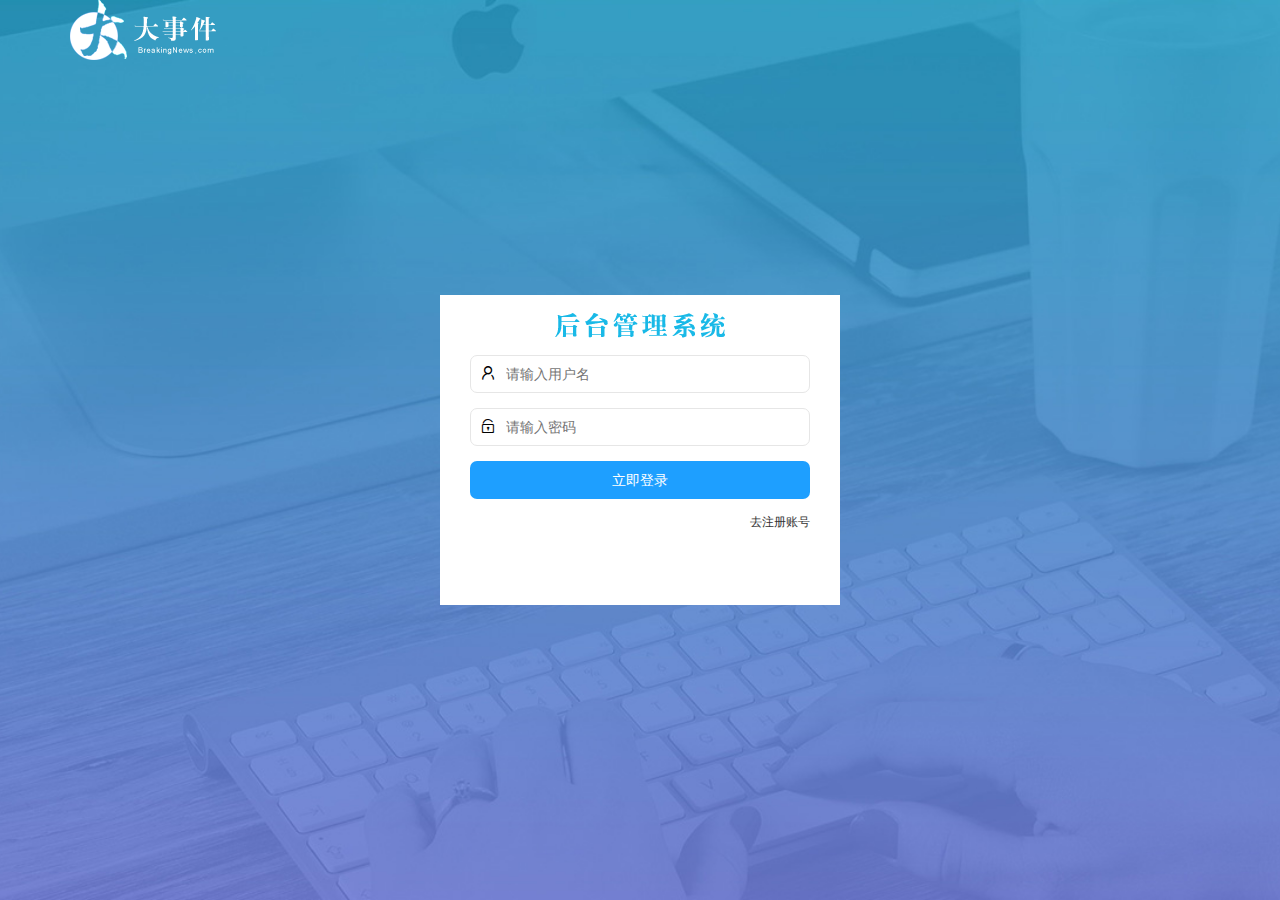
<file: login.html>
<!DOCTYPE html>
<html lang="en">

<head>
  <meta charset="UTF-8">
  <meta http-equiv="X-UA-Compatible" content="IE=edge">
  <meta name="viewport" content="width=device-width, initial-scale=1.0">
  <title>Document</title>
  <link rel="stylesheet" href="/assets/lib/layui/css/layui.css">
  <link rel="stylesheet" href="/assets/css/login.css">


</head>

<body>
  <div class="layui-main">
    <img src="/assets/images/logo.png" alt="">
  </div>
  <!-- 登录注册页面 -->
  <div class="loginAndRegBox">
    <div class="title-box"></div>
    <!-- 等录 -->
    <div class="login-box">

      <!-- 用户名 -->
      <form class="layui-form" id="form_login">
        <div class="layui-form-item">
          <!-- 用户名字体图标 -->
          <i class="layui-icon layui-icon-username"></i>
            <!-- 用户名输入 -->
          <input type="text" name="username" required lay-verify="required" placeholder="请输入用户名" autocomplete="off"
            class="layui-input">
        </div>

        <!-- 密码 -->
        <div class="layui-form-item">
          <!-- 密码字体图标 -->
          <i class="layui-icon layui-icon-password"></i> 
            <!-- 密码输入 -->
          <input type="password" name="password" required lay-verify="required|pwd" placeholder="请输入密码" autocomplete="off"
            class="layui-input">
        </div>

        <!-- 登录按钮 -->
        <div class="layui-form-item">
          <button class="layui-btn layui-btn-fluid layui-btn-normal" lay-submit lay-filter="formDemo">立即登录</button>
        </div>

        <!-- 去注册链接 -->
        <div class="layui-form-item links">
          <a href="javascript:;" id="link_reg">去注册账号</a>
        </div>
      </form>
    </div>
    <!-- 注册 -->
    <div class="reg-box">
      <form class="layui-form" id="form_reg">
        <div class="layui-form-item">
          <!-- 用户名字体图标 -->
          <i class="layui-icon layui-icon-username"></i>
            <!-- 用户名输入 -->
          <input type="text" name="username" required lay-verify="required" placeholder="请输入用户名" autocomplete="off"
            class="layui-input">
        </div>

        <!-- 密码 -->
        <div class="layui-form-item">
          <!-- 密码字体图标 -->
          <i class="layui-icon layui-icon-password"></i> 
            <!-- 密码输入 -->
          <input type="password" name="password" required lay-verify="required|pwd" placeholder="请输入密码" autocomplete="off"
            class="layui-input">
        </div>

        <!-- 确认密码 -->
        <div class="layui-form-item">
          <!-- 密码字体图标 -->
          <i class="layui-icon layui-icon-password"></i> 
            <!-- 密码输入 -->
          <input type="password" name="repassword" required lay-verify="required|pwd|repwd" placeholder="请确认密码" autocomplete="off"
            class="layui-input">
        </div>

        <!-- 注册按钮 -->
        <div class="layui-form-item">
          <button class="layui-btn layui-btn-fluid layui-btn-normal" lay-submit lay-filter="formDemo">立即注册</button>
        </div>

        <!-- 去注册链接 -->
        <div class="layui-form-item links">
          <a href="javascript:;" id="link_login">登录</a>
        </div>
      </form>
      
    </div>
  </div>




  <!-- 导入layui的js文件 -->
  <script src="/assets/lib/layui/layui.all.js"></script>
  <!-- 导入jquery的js文件 -->
  <script src="/assets/lib/jquery.js"></script>
  
  <script src="/assets/js/baseAPI.js"></script>
  <!-- 导入自己的js文件 -->
  <script src="/assets/js/login.js"></script>
</body>

</html>
</file>
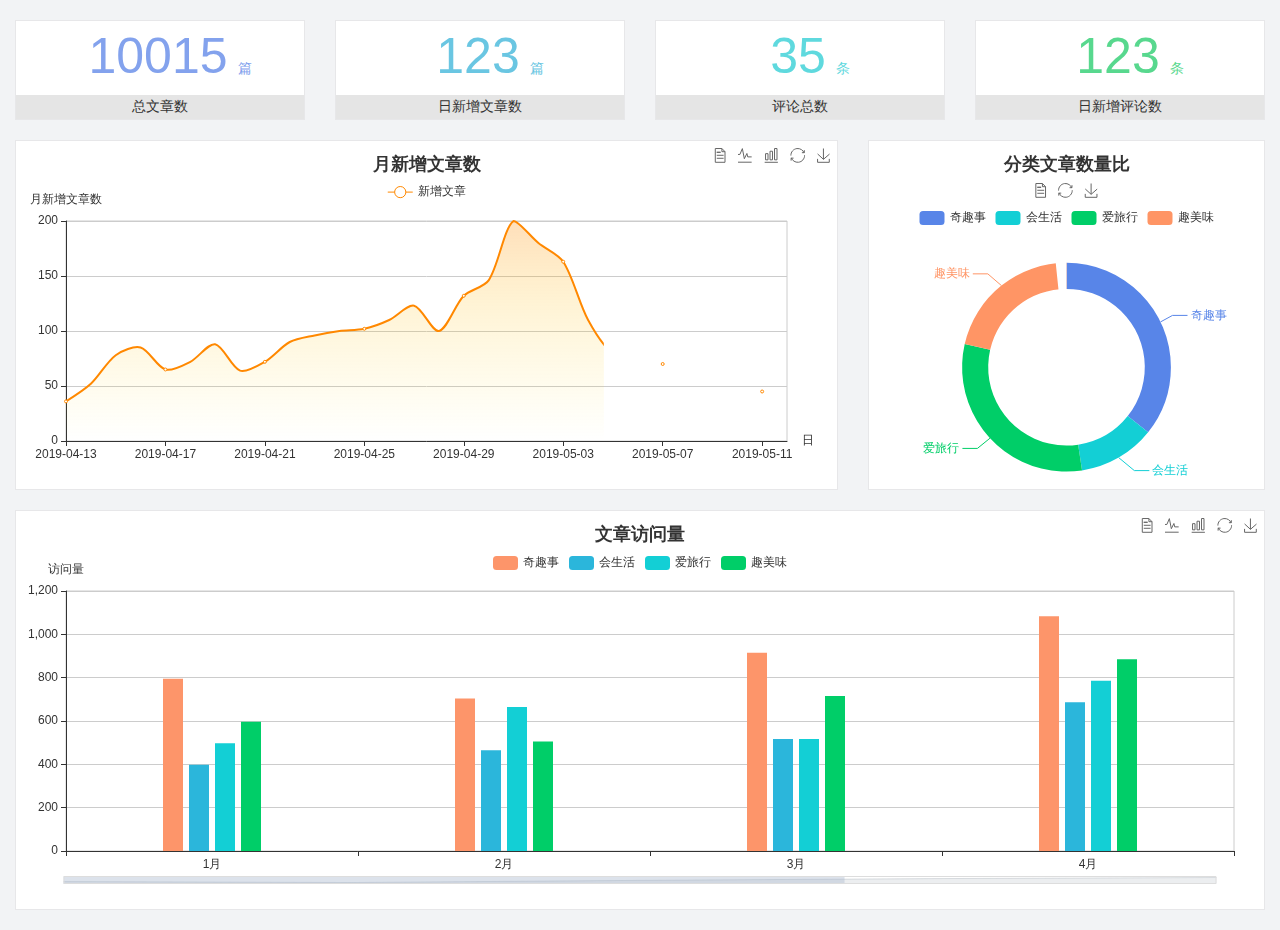
<file: home/dashboard.html>
<!DOCTYPE html>
<html lang="en">

<head>
  <meta charset="UTF-8">
  <meta name="viewport" content="width=device-width, initial-scale=1.0">
  <meta http-equiv="X-UA-Compatible" content="ie=edge">
  <title>图表统计</title>
  <link rel="stylesheet" href="../../assets/lib/bootstrap.css" />
  <link rel="stylesheet" href="../../assets/lib/main.css" />
  <script src="../../assets/lib/jquery.js"></script>
  <script type="text/javascript" src="../../assets/lib/echarts.min.js"></script>
</head>

<body>
  <div class="container-fluid">
    <div class="row spannel_list">
      <div class="col-sm-3 col-xs-6">
        <div class="spannel">
          <em>10015</em><span>篇</span>
          <b>总文章数</b>
        </div>
      </div>
      <div class="col-sm-3 col-xs-6">
        <div class="spannel scolor01">
          <em>123</em><span>篇</span>
          <b>日新增文章数</b>
        </div>
      </div>
      <div class="col-sm-3 col-xs-6">
        <div class="spannel scolor02">
          <em>35</em><span>条</span>
          <b>评论总数</b>
        </div>
      </div>
      <div class="col-sm-3 col-xs-6">
        <div class="spannel scolor03">
          <em>123</em><span>条</span>
          <b>日新增评论数</b>
        </div>
      </div>
    </div>
  </div>

  <div class="container-fluid">
    <div class="row curve-pie">
      <div class="col-lg-8 col-md-8">
        <div class="gragh_pannel" id="curve_show"></div>
      </div>
      <div class="col-lg-4 col-md-4">
        <div class="gragh_pannel" id="pie_show"></div>
      </div>
    </div>
  </div>

  <div class="container-fluid">
    <div class="column_pannel" id="column_show"></div>
  </div>

  <script>
    var oChart = echarts.init(document.getElementById('curve_show'));
    var aList_all = [
      { 'count': 36, 'date': '2019-04-13' },
      { 'count': 52, 'date': '2019-04-14' },
      { 'count': 78, 'date': '2019-04-15' },
      { 'count': 85, 'date': '2019-04-16' },
      { 'count': 65, 'date': '2019-04-17' },
      { 'count': 72, 'date': '2019-04-18' },
      { 'count': 88, 'date': '2019-04-19' },
      { 'count': 64, 'date': '2019-04-20' },
      { 'count': 72, 'date': '2019-04-21' },
      { 'count': 90, 'date': '2019-04-22' },
      { 'count': 96, 'date': '2019-04-23' },
      { 'count': 100, 'date': '2019-04-24' },
      { 'count': 102, 'date': '2019-04-25' },
      { 'count': 110, 'date': '2019-04-26' },
      { 'count': 123, 'date': '2019-04-27' },
      { 'count': 100, 'date': '2019-04-28' },
      { 'count': 132, 'date': '2019-04-29' },
      { 'count': 146, 'date': '2019-04-30' },
      { 'count': 200, 'date': '2019-05-01' },
      { 'count': 180, 'date': '2019-05-02' },
      { 'count': 163, 'date': '2019-05-03' },
      { 'count': 110, 'date': '2019-05-04' },
      { 'count': 80, 'date': '2019-05-05' },
      { 'count': 82, 'date': '2019-05-06' },
      { 'count': 70, 'date': '2019-05-07' },
      { 'count': 65, 'date': '2019-05-08' },
      { 'count': 54, 'date': '2019-05-09' },
      { 'count': 40, 'date': '2019-05-10' },
      { 'count': 45, 'date': '2019-05-11' },
      { 'count': 38, 'date': '2019-05-12' },
    ];

    let aCount = [];
    let aDate = [];

    for (var i = 0; i < aList_all.length; i++) {
      aCount.push(aList_all[i].count);
      aDate.push(aList_all[i].date);
    }

    var chartopt = {
      title: {
        text: '月新增文章数',
        left: 'center',
        top: '10'
      },
      tooltip: {
        trigger: 'axis'
      },
      legend: {
        data: ['新增文章'],
        top: '40'
      },
      toolbox: {
        show: true,
        feature: {
          mark: { show: true },
          dataView: { show: true, readOnly: false },
          magicType: { show: true, type: ['line', 'bar'] },
          restore: { show: true },
          saveAsImage: { show: true }
        }
      },
      calculable: true,
      xAxis: [
        {
          name: '日',
          type: 'category',
          boundaryGap: false,
          data: aDate
        }
      ],
      yAxis: [
        {
          name: '月新增文章数',
          type: 'value'
        }
      ],
      series: [
        {
          name: '新增文章',
          type: 'line',
          smooth: true,
          itemStyle: { normal: { areaStyle: { type: 'default' }, color: '#f80' }, lineStyle: { color: '#f80' } },
          data: aCount
        }],
      areaStyle: {
        normal: {
          color: new echarts.graphic.LinearGradient(0, 0, 0, 1, [{
            offset: 0,
            color: 'rgba(255,136,0,0.39)'
          }, {
            offset: .34,
            color: 'rgba(255,180,0,0.25)'
          }, {
            offset: 1,
            color: 'rgba(255,222,0,0.00)'
          }])

        }
      },
      grid: {
        show: true,
        x: 50,
        x2: 50,
        y: 80,
        height: 220
      }
    };

    oChart.setOption(chartopt);


    var oPie = echarts.init(document.getElementById('pie_show'));
    var oPieopt =
    {
      title: {
        top: 10,
        text: '分类文章数量比',
        x: 'center'
      },
      tooltip: {
        trigger: 'item',
        formatter: "{a} <br/>{b} : {c} ({d}%)"
      },
      color: ['#5885e8', '#13cfd5', '#00ce68', '#ff9565'],
      legend: {
        x: 'center',
        top: 65,
        data: ['奇趣事', '会生活', '爱旅行', '趣美味']
      },
      toolbox: {
        show: true,
        x: 'center',
        top: 35,
        feature: {
          mark: { show: true },
          dataView: { show: true, readOnly: false },
          magicType: {
            show: true,
            type: ['pie', 'funnel'],
            option: {
              funnel: {
                x: '25%',
                width: '50%',
                funnelAlign: 'left',
                max: 1548
              }
            }
          },
          restore: { show: true },
          saveAsImage: { show: true }
        }
      },
      calculable: true,
      series: [
        {
          name: '访问来源',
          type: 'pie',
          radius: ['45%', '60%'],
          center: ['50%', '65%'],
          data: [
            { value: 300, name: '奇趣事' },
            { value: 100, name: '会生活' },
            { value: 260, name: '爱旅行' },
            { value: 180, name: '趣美味' }
          ]
        }
      ]
    };
    oPie.setOption(oPieopt);



    var oColumn = this.echarts.init(document.getElementById('column_show'));
    var oColumnopt =
    {
      title: {
        text: '文章访问量',
        left: 'center',
        top: '10'
      },
      tooltip: {
        trigger: 'axis'
      },
      legend: {
        data: ['奇趣事', '会生活', '爱旅行', '趣美味'],
        top: '40'
      },
      toolbox: {
        show: true,
        feature: {
          mark: { show: true },
          dataView: { show: true, readOnly: false },
          magicType: { show: true, type: ['line', 'bar'] },
          restore: { show: true },
          saveAsImage: { show: true }
        }
      },
      calculable: true,
      xAxis: [
        {
          type: 'category',
          data: ['1月', '2月', '3月', '4月', '5月']
        }
      ],
      yAxis: [
        {
          name: '访问量',
          type: 'value'
        }
      ],
      series: [
        {
          name: '奇趣事',
          type: 'bar',
          barWidth: 20,
          itemStyle: {
            normal: { areaStyle: { type: 'default' }, color: '#fd956a' }
          },
          data: [800, 708, 920, 1090, 1200]
        },
        {
          name: '会生活',
          type: 'bar',
          barWidth: 20,
          itemStyle: {
            normal: { areaStyle: { type: 'default' }, color: '#2bb6db' }
          },
          data: [400, 468, 520, 690, 800]
        },
        {
          name: '爱旅行',
          type: 'bar',
          barWidth: 20,
          itemStyle: {
            normal: { areaStyle: { type: 'default' }, color: '#13cfd5' }
          },
          data: [500, 668, 520, 790, 900]
        },
        {
          name: '趣美味',
          type: 'bar',
          barWidth: 20,
          itemStyle: {
            normal: { areaStyle: { type: 'default' }, color: '#00ce68' }
          },
          data: [600, 508, 720, 890, 1000]
        }
      ],
      grid: {
        show: true,
        x: 50,
        x2: 30,
        y: 80,
        height: 260
      },
      dataZoom: [//给x轴设置滚动条
        {
          start: 0,//默认为0
          end: 100 - 1000 / 31,//默认为100
          type: 'slider',
          show: true,
          xAxisIndex: [0],
          handleSize: 0,//滑动条的 左右2个滑动条的大小
          height: 8,//组件高度
          left: 45, //左边的距离
          right: 50,//右边的距离
          bottom: 26,//右边的距离
          handleColor: '#ddd',//h滑动图标的颜色
          handleStyle: {
            borderColor: "#cacaca",
            borderWidth: "1",
            shadowBlur: 2,
            background: "#ddd",
            shadowColor: "#ddd",
          }
        }]
    };
    oColumn.setOption(oColumnopt);
  </script>
</body>

</html>
</file>
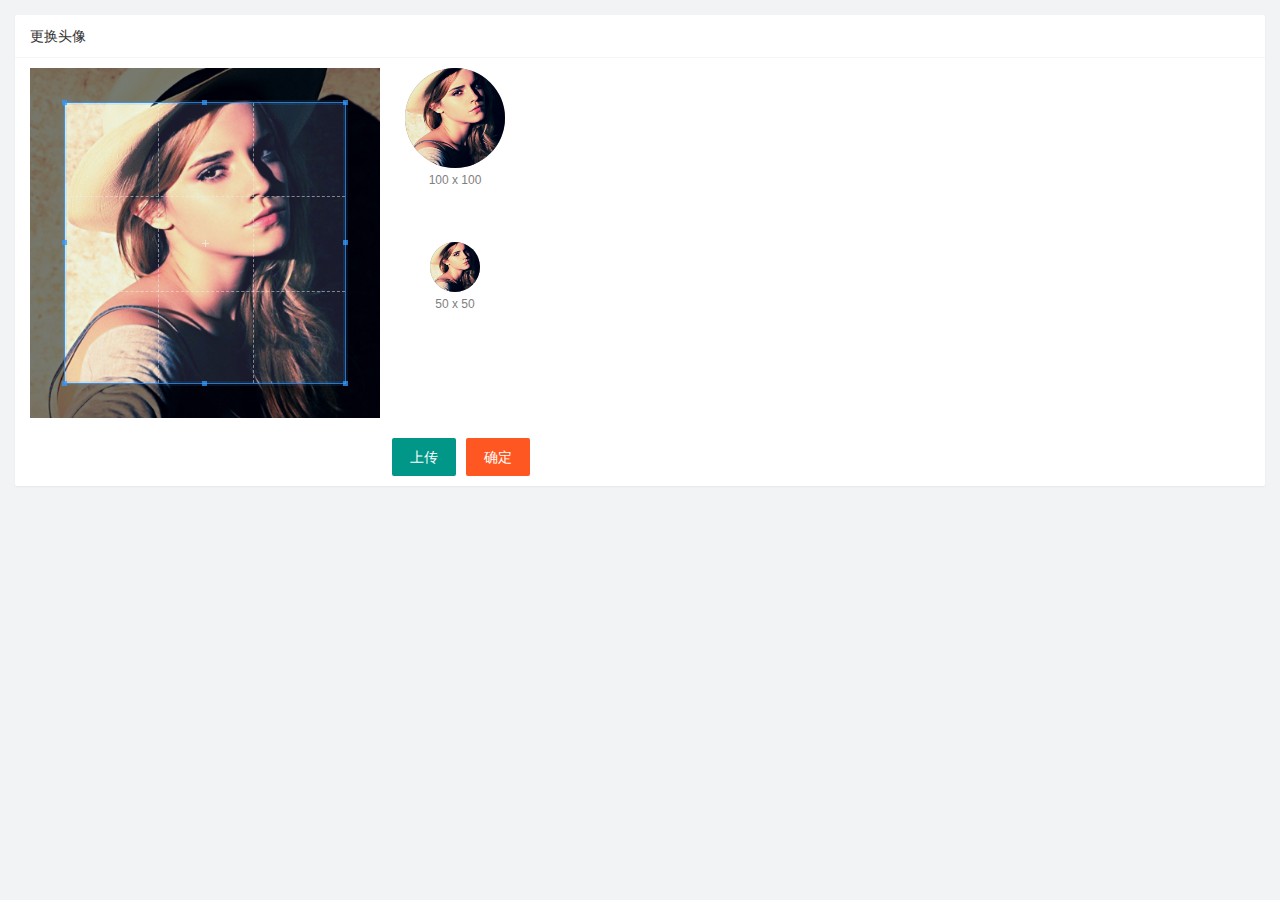
<file: user/user_avatar.html>
<!DOCTYPE html>
<html lang="en">

<head>
  <meta charset="UTF-8">
  <meta http-equiv="X-UA-Compatible" content="IE=edge">
  <meta name="viewport" content="width=device-width, initial-scale=1.0">
  <title>Document</title>
  <link rel="stylesheet" href="/assets/lib/layui/css/layui.css">
  <link rel="stylesheet" href="/assets/lib/cropper/cropper.css">
  <link rel="stylesheet" href="/assets/css/user/user_avatar.css">
</head>

<body>

  <!-- 卡片区域 -->

  <div class="layui-card">
    <div class="layui-card-header">更换头像</div>
    <div class="layui-card-body">
      <!-- 第一行的图片裁剪和预览区域 -->
      <div class="row1">
        <!-- 图片裁剪区域 -->
        <div class="cropper-box">
          <!-- 这个 img 标签很重要，将来会把它初始化为裁剪区域 -->
          <img id="image" src="/assets/images/sample.jpg" />
        </div>
        <!-- 图片的预览区域 -->
        <div class="preview-box">
          <div>
            <!-- 宽高为 100px 的预览区域 -->
            <div class="img-preview w100"></div>
            <p class="size">100 x 100</p>
          </div>
          <div>
            <!-- 宽高为 50px 的预览区域 -->
            <div class="img-preview w50"></div>
            <p class="size">50 x 50</p>
          </div>
        </div>
      </div>

      <!-- 第二行的按钮区域 -->
      <div class="row2">
        <input type="file" id="file" accept="image/png,image/jpeg">
        <button type="button" class="layui-btn" id="btnChooseImg">上传</button>
        <button type="button" class="layui-btn layui-btn-danger" id="btnUpload">确定</button>
      </div>
    </div>
  </div>


  <script src="/assets/lib/layui/layui.all.js"></script>
  <script src="/assets/lib/jquery.js"></script>
  <script src="/assets/lib/cropper/Cropper.js"></script>
  <script src="/assets/lib/cropper/jquery-cropper.js"></script>
  <script src="/assets/js/baseAPI.js"></script>
  <script src="/assets/js/user/user_avatar.js"></script>
</body>

</html>
</file>
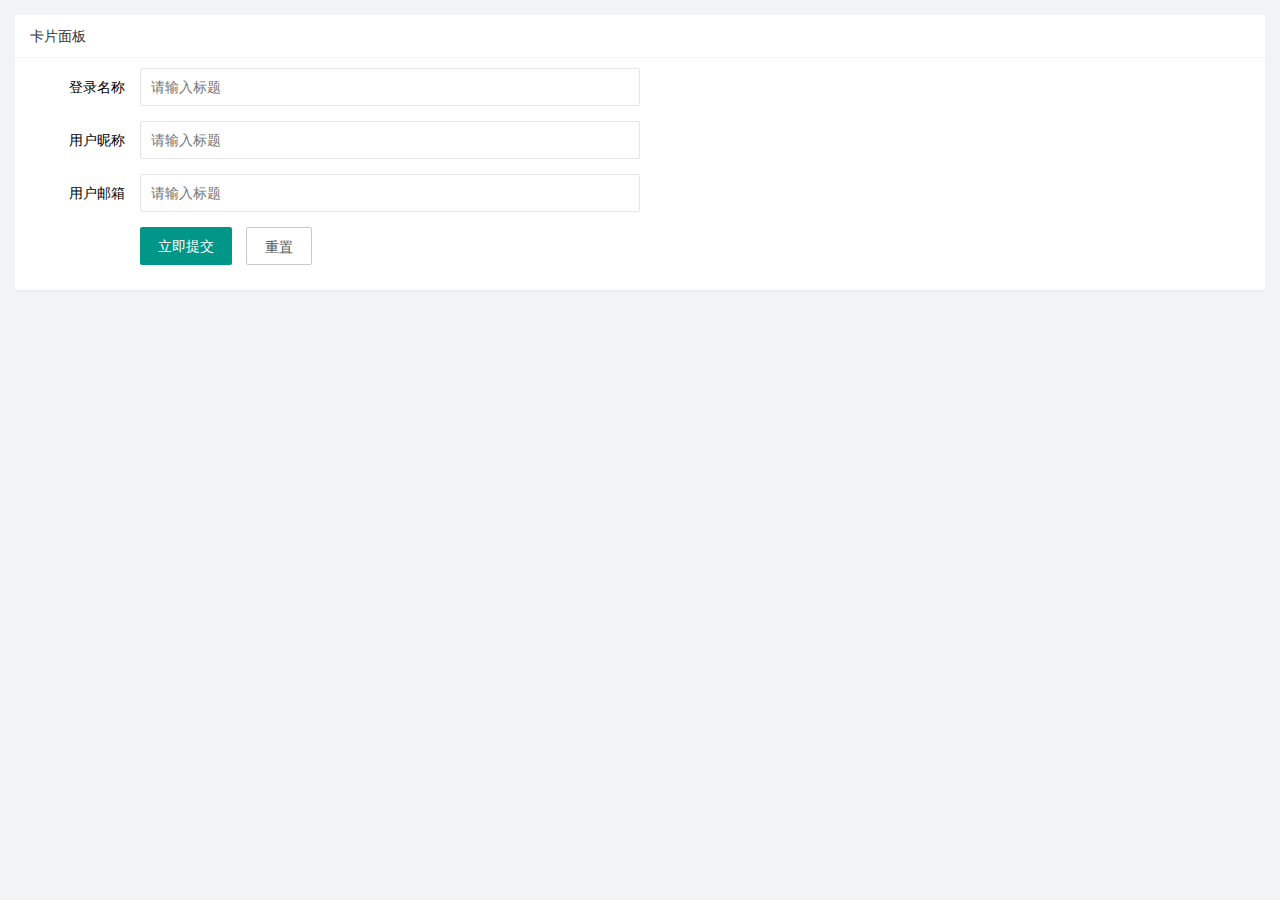
<file: user/user_info.html>
<!DOCTYPE html>
<html lang="en">
<head>
  <meta charset="UTF-8">
  <meta http-equiv="X-UA-Compatible" content="IE=edge">
  <meta name="viewport" content="width=device-width, initial-scale=1.0">
  <title>Document</title>
  <link rel="stylesheet" href="/assets/lib/layui/css/layui.css">
  <link rel="stylesheet" href="/assets/css/user/user_info.css">
</head>
<body>
  <div class="layui-card">
    <div class="layui-card-header">卡片面板</div>
    <div class="layui-card-body">
      <form class="layui-form" lay-filter="formUserInfo">
        <input type="hidden" name="id" value="" />
        <div class="layui-form-item">
          <label class="layui-form-label">登录名称</label>
          <div class="layui-input-block">
            <input type="text" name="username" required  lay-verify="required" placeholder="请输入标题" autocomplete="off" class="layui-input">
          </div>
        </div>

        <div class="layui-form-item">
          <label class="layui-form-label">用户昵称</label>
          <div class="layui-input-block">
            <input type="text" name="nickname" required  lay-verify="required|nickname" placeholder="请输入标题" autocomplete="off" class="layui-input">
          </div>
        </div>

        <div class="layui-form-item">
          <label class="layui-form-label">用户邮箱</label>
          <div class="layui-input-block">
            <input type="email" name="email" required  lay-verify="required|email" placeholder="请输入标题" autocomplete="off" class="layui-input">
          </div>
        </div>

        <div class="layui-form-item">
          <div class="layui-input-block">
            <button class="layui-btn" lay-submit lay-filter="formDemo">立即提交</button>
            <button type="reset" class="layui-btn layui-btn-primary" id="btnReset">重置</button>
          </div>
        </div>
      </form>
    </div>
  </div>

  <script src="/assets/lib/layui/layui.all.js"></script>

  <script src="/assets/lib/jquery.js"></script>

  <script src="/assets/js/baseAPI.js"></script>

  <script src="/assets/js/user/user_info.js"></script>
</body>
</html>
</file>
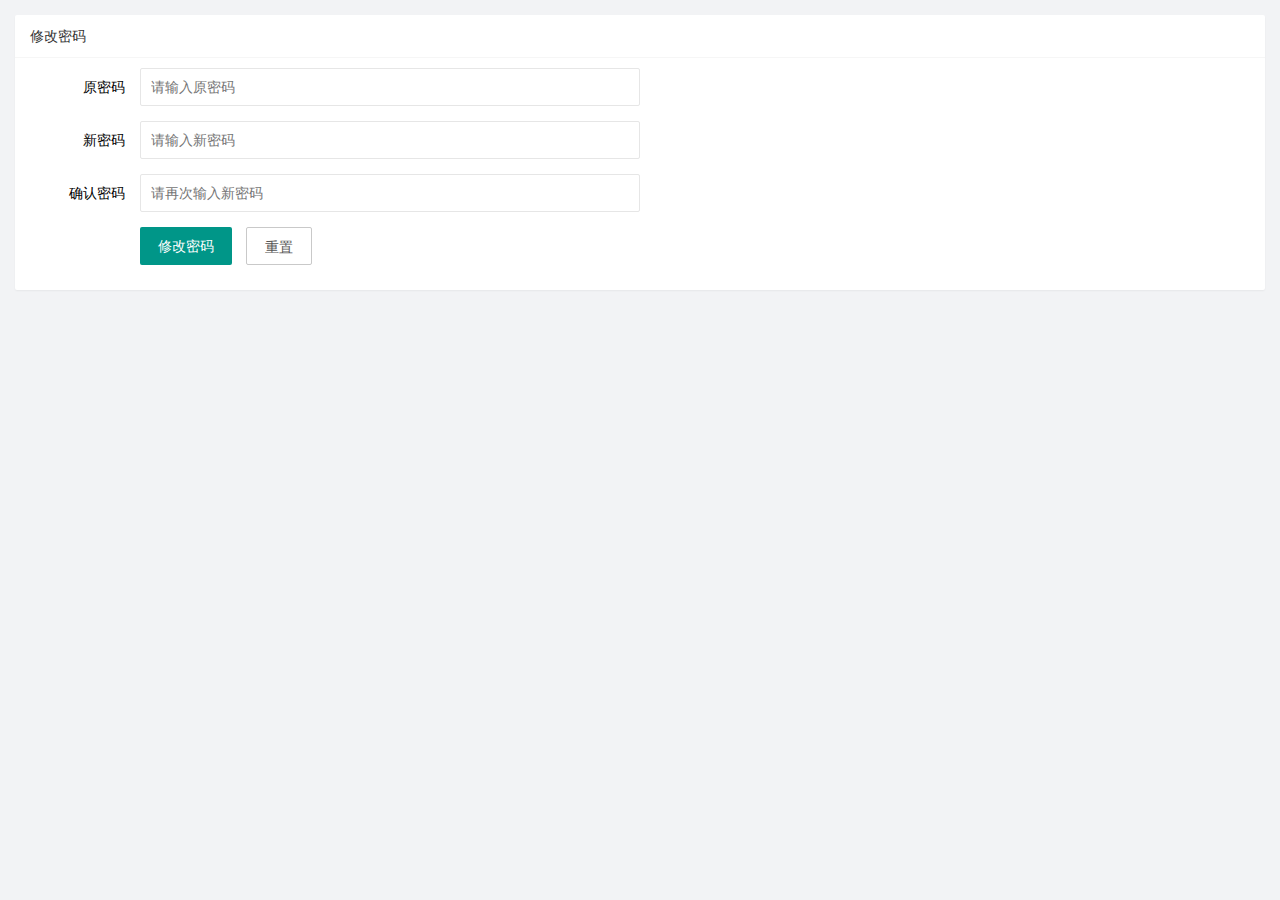
<file: user/user_pwd.html>
<!DOCTYPE html>
<html lang="en">
<head>
  <meta charset="UTF-8">
  <meta http-equiv="X-UA-Compatible" content="IE=edge">
  <meta name="viewport" content="width=device-width, initial-scale=1.0">
  <title>Document</title>
  <link rel="stylesheet" href="/assets/lib/layui/css/layui.css">
  <link rel="stylesheet" href="/assets/css/user/user_pwd.css">
</head>
<body>
  <div class="layui-card">
    <div class="layui-card-header">修改密码</div>
    <div class="layui-card-body">
      <form class="layui-form" lay-filter="formUserInfo">
        <input type="hidden" name="id" value="" />
        <div class="layui-form-item">
          <label class="layui-form-label">原密码</label>
          <div class="layui-input-block">
            <input type="password" name="oldPwd" required  lay-verify="required|pwd" placeholder="请输入原密码" autocomplete="off" class="layui-input">
          </div>
        </div>

        <div class="layui-form-item">
          <label class="layui-form-label">新密码</label>
          <div class="layui-input-block">
            <input type="password" name="newPwd" required  lay-verify="required|pwd|samepwd" placeholder="请输入新密码" autocomplete="off" class="layui-input">
          </div>
        </div>

        <div class="layui-form-item">
          <label class="layui-form-label">确认密码</label>
          <div class="layui-input-block">
            <input type="password" name="repwd" required  lay-verify="required|pwd|repwd" placeholder="请再次输入新密码" autocomplete="off" class="layui-input">
          </div>
        </div>

        <div class="layui-form-item">
          <div class="layui-input-block">
            <button class="layui-btn" lay-submit lay-filter="formDemo">修改密码</button>
            <button type="reset" class="layui-btn layui-btn-primary" id="btnReset">重置</button>
          </div>
        </div>
      </form>
    </div>
  </div>

  <script src="/assets/lib/layui/layui.all.js"></script>

  <script src="/assets/lib/jquery.js"></script>

  <script src="/assets/js/baseAPI.js"></script>

  <script src="/assets/js/user/uset_pwd.js"></script>
</body>
</html>
</file>
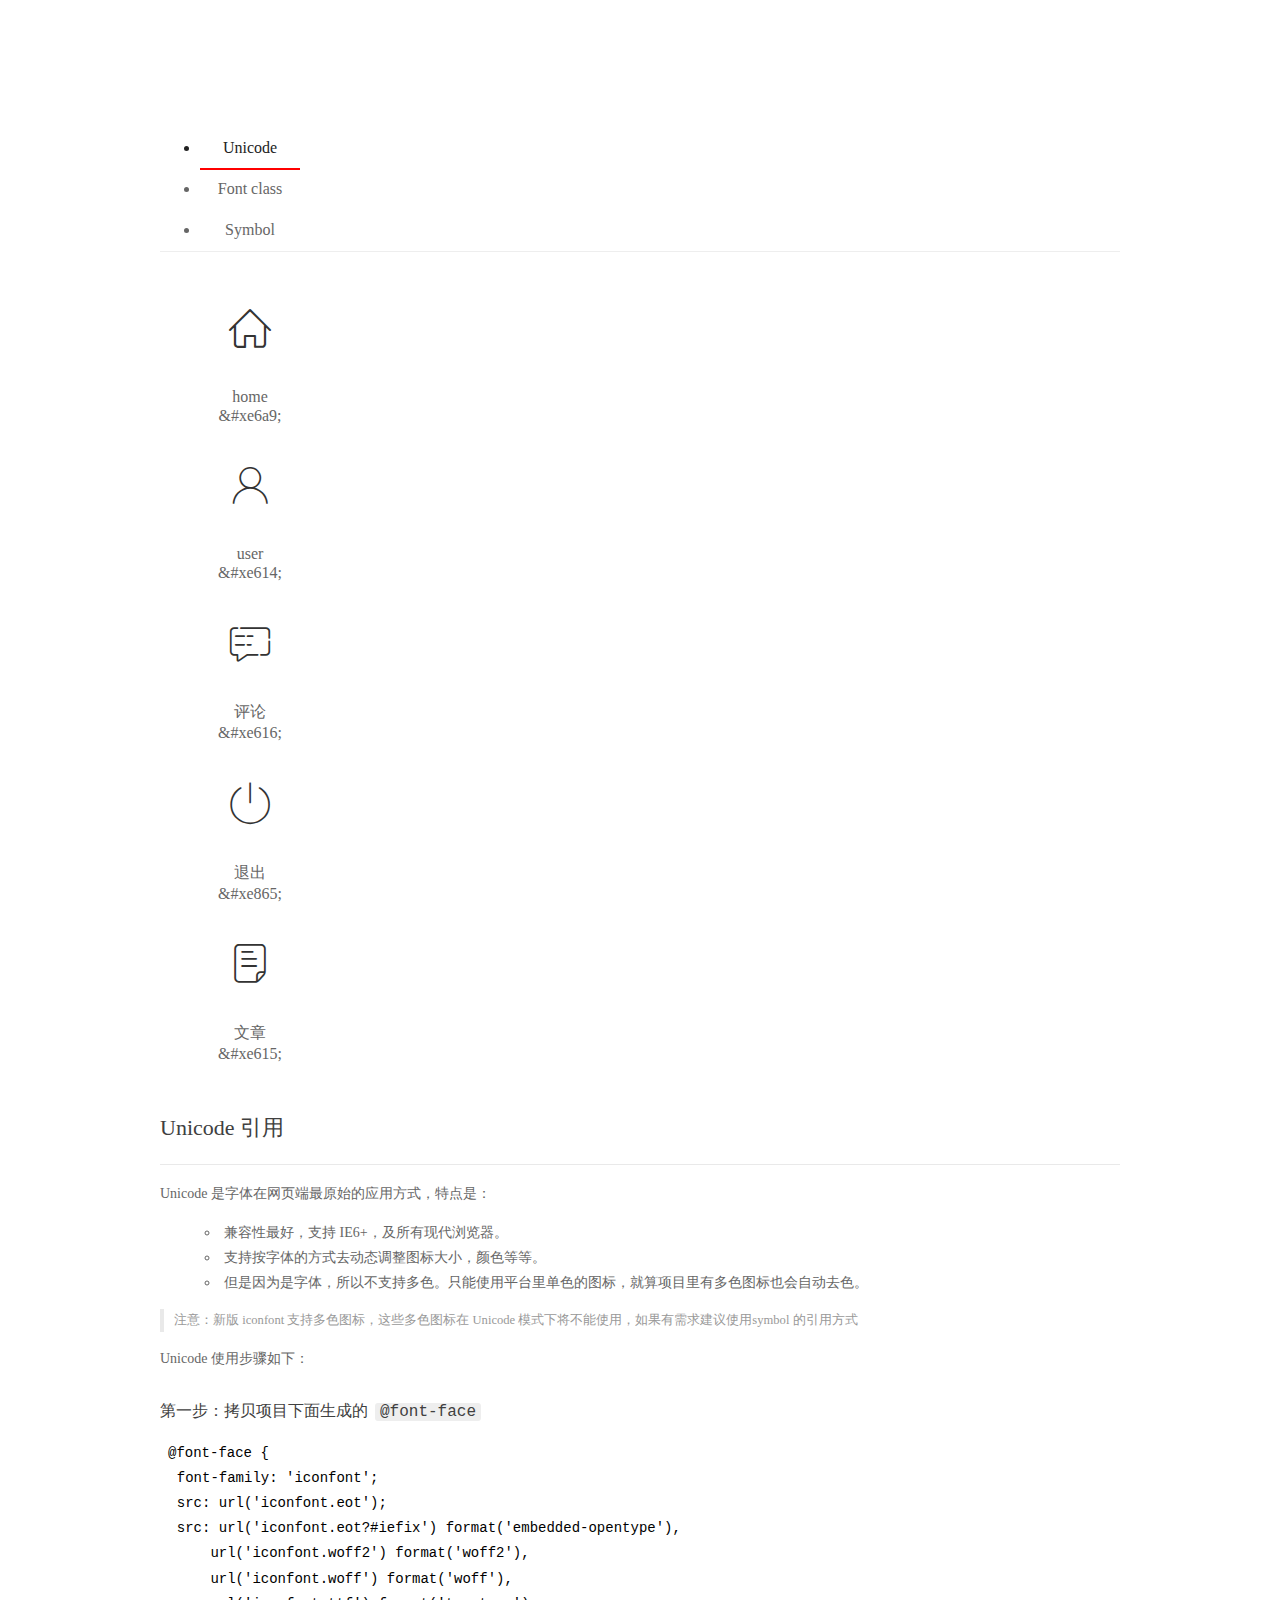
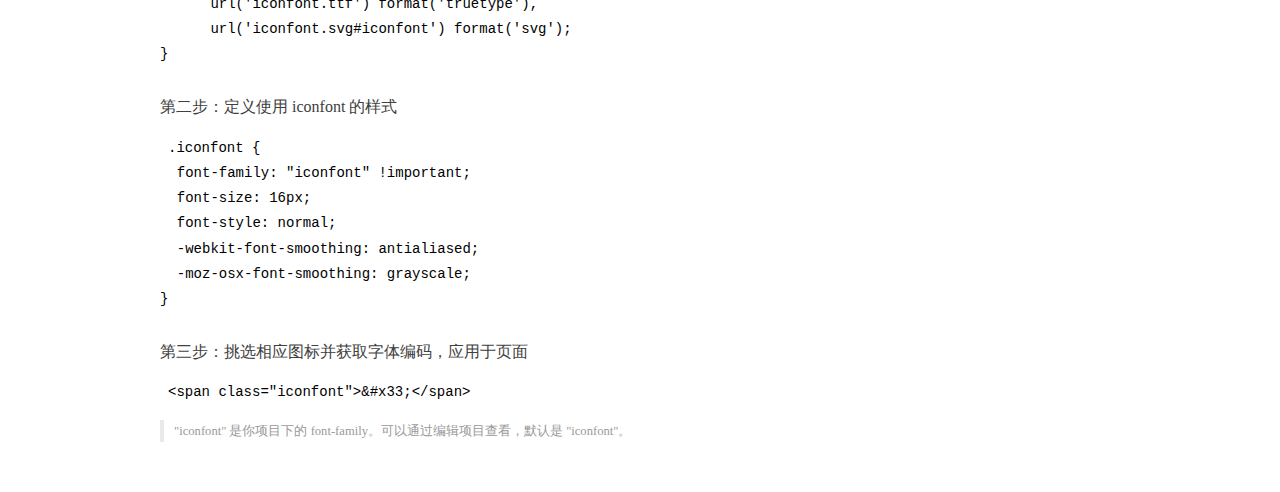
<file: assets/fonts/demo_index.html>
<!DOCTYPE html>
<html>
<head>
  <meta charset="utf-8"/>
  <title>IconFont Demo</title>
  <link rel="shortcut icon" href="https://gtms04.alicdn.com/tps/i4/TB1_oz6GVXXXXaFXpXXJDFnIXXX-64-64.ico" type="image/x-icon"/>
  <link rel="stylesheet" href="https://g.alicdn.com/thx/cube/1.3.2/cube.min.css">
  <link rel="stylesheet" href="demo.css">
  <link rel="stylesheet" href="iconfont.css">
  <script src="iconfont.js"></script>
  <!-- jQuery -->
  <script src="https://a1.alicdn.com/oss/uploads/2018/12/26/7bfddb60-08e8-11e9-9b04-53e73bb6408b.js"></script>
  <!-- 代码高亮 -->
  <script src="https://a1.alicdn.com/oss/uploads/2018/12/26/a3f714d0-08e6-11e9-8a15-ebf944d7534c.js"></script>
</head>
<body>
  <div class="main">
    <h1 class="logo"><a href="https://www.iconfont.cn/" title="iconfont 首页" target="_blank">&#xe86b;</a></h1>
    <div class="nav-tabs">
      <ul id="tabs" class="dib-box">
        <li class="dib active"><span>Unicode</span></li>
        <li class="dib"><span>Font class</span></li>
        <li class="dib"><span>Symbol</span></li>
      </ul>
      
    </div>
    <div class="tab-container">
      <div class="content unicode" style="display: block;">
          <ul class="icon_lists dib-box">
          
            <li class="dib">
              <span class="icon iconfont">&#xe6a9;</span>
                <div class="name">home</div>
                <div class="code-name">&amp;#xe6a9;</div>
              </li>
          
            <li class="dib">
              <span class="icon iconfont">&#xe614;</span>
                <div class="name">user</div>
                <div class="code-name">&amp;#xe614;</div>
              </li>
          
            <li class="dib">
              <span class="icon iconfont">&#xe616;</span>
                <div class="name">评论</div>
                <div class="code-name">&amp;#xe616;</div>
              </li>
          
            <li class="dib">
              <span class="icon iconfont">&#xe865;</span>
                <div class="name">退出</div>
                <div class="code-name">&amp;#xe865;</div>
              </li>
          
            <li class="dib">
              <span class="icon iconfont">&#xe615;</span>
                <div class="name">文章</div>
                <div class="code-name">&amp;#xe615;</div>
              </li>
          
          </ul>
          <div class="article markdown">
          <h2 id="unicode-">Unicode 引用</h2>
          <hr>

          <p>Unicode 是字体在网页端最原始的应用方式，特点是：</p>
          <ul>
            <li>兼容性最好，支持 IE6+，及所有现代浏览器。</li>
            <li>支持按字体的方式去动态调整图标大小，颜色等等。</li>
            <li>但是因为是字体，所以不支持多色。只能使用平台里单色的图标，就算项目里有多色图标也会自动去色。</li>
          </ul>
          <blockquote>
            <p>注意：新版 iconfont 支持多色图标，这些多色图标在 Unicode 模式下将不能使用，如果有需求建议使用symbol 的引用方式</p>
          </blockquote>
          <p>Unicode 使用步骤如下：</p>
          <h3 id="-font-face">第一步：拷贝项目下面生成的 <code>@font-face</code></h3>
<pre><code class="language-css"
>@font-face {
  font-family: 'iconfont';
  src: url('iconfont.eot');
  src: url('iconfont.eot?#iefix') format('embedded-opentype'),
      url('iconfont.woff2') format('woff2'),
      url('iconfont.woff') format('woff'),
      url('iconfont.ttf') format('truetype'),
      url('iconfont.svg#iconfont') format('svg');
}
</code></pre>
          <h3 id="-iconfont-">第二步：定义使用 iconfont 的样式</h3>
<pre><code class="language-css"
>.iconfont {
  font-family: "iconfont" !important;
  font-size: 16px;
  font-style: normal;
  -webkit-font-smoothing: antialiased;
  -moz-osx-font-smoothing: grayscale;
}
</code></pre>
          <h3 id="-">第三步：挑选相应图标并获取字体编码，应用于页面</h3>
<pre>
<code class="language-html"
>&lt;span class="iconfont"&gt;&amp;#x33;&lt;/span&gt;
</code></pre>
          <blockquote>
            <p>"iconfont" 是你项目下的 font-family。可以通过编辑项目查看，默认是 "iconfont"。</p>
          </blockquote>
          </div>
      </div>
      <div class="content font-class">
        <ul class="icon_lists dib-box">
          
          <li class="dib">
            <span class="icon iconfont icon-home"></span>
            <div class="name">
              home
            </div>
            <div class="code-name">.icon-home
            </div>
          </li>
          
          <li class="dib">
            <span class="icon iconfont icon-user"></span>
            <div class="name">
              user
            </div>
            <div class="code-name">.icon-user
            </div>
          </li>
          
          <li class="dib">
            <span class="icon iconfont icon-pinglun"></span>
            <div class="name">
              评论
            </div>
            <div class="code-name">.icon-pinglun
            </div>
          </li>
          
          <li class="dib">
            <span class="icon iconfont icon-tuichu"></span>
            <div class="name">
              退出
            </div>
            <div class="code-name">.icon-tuichu
            </div>
          </li>
          
          <li class="dib">
            <span class="icon iconfont icon-16"></span>
            <div class="name">
              文章
            </div>
            <div class="code-name">.icon-16
            </div>
          </li>
          
        </ul>
        <div class="article markdown">
        <h2 id="font-class-">font-class 引用</h2>
        <hr>

        <p>font-class 是 Unicode 使用方式的一种变种，主要是解决 Unicode 书写不直观，语意不明确的问题。</p>
        <p>与 Unicode 使用方式相比，具有如下特点：</p>
        <ul>
          <li>兼容性良好，支持 IE8+，及所有现代浏览器。</li>
          <li>相比于 Unicode 语意明确，书写更直观。可以很容易分辨这个 icon 是什么。</li>
          <li>因为使用 class 来定义图标，所以当要替换图标时，只需要修改 class 里面的 Unicode 引用。</li>
          <li>不过因为本质上还是使用的字体，所以多色图标还是不支持的。</li>
        </ul>
        <p>使用步骤如下：</p>
        <h3 id="-fontclass-">第一步：引入项目下面生成的 fontclass 代码：</h3>
<pre><code class="language-html">&lt;link rel="stylesheet" href="./iconfont.css"&gt;
</code></pre>
        <h3 id="-">第二步：挑选相应图标并获取类名，应用于页面：</h3>
<pre><code class="language-html">&lt;span class="iconfont icon-xxx"&gt;&lt;/span&gt;
</code></pre>
        <blockquote>
          <p>"
            iconfont" 是你项目下的 font-family。可以通过编辑项目查看，默认是 "iconfont"。</p>
        </blockquote>
      </div>
      </div>
      <div class="content symbol">
          <ul class="icon_lists dib-box">
          
            <li class="dib">
                <svg class="icon svg-icon" aria-hidden="true">
                  <use xlink:href="#icon-home"></use>
                </svg>
                <div class="name">home</div>
                <div class="code-name">#icon-home</div>
            </li>
          
            <li class="dib">
                <svg class="icon svg-icon" aria-hidden="true">
                  <use xlink:href="#icon-user"></use>
                </svg>
                <div class="name">user</div>
                <div class="code-name">#icon-user</div>
            </li>
          
            <li class="dib">
                <svg class="icon svg-icon" aria-hidden="true">
                  <use xlink:href="#icon-pinglun"></use>
                </svg>
                <div class="name">评论</div>
                <div class="code-name">#icon-pinglun</div>
            </li>
          
            <li class="dib">
                <svg class="icon svg-icon" aria-hidden="true">
                  <use xlink:href="#icon-tuichu"></use>
                </svg>
                <div class="name">退出</div>
                <div class="code-name">#icon-tuichu</div>
            </li>
          
            <li class="dib">
                <svg class="icon svg-icon" aria-hidden="true">
                  <use xlink:href="#icon-16"></use>
                </svg>
                <div class="name">文章</div>
                <div class="code-name">#icon-16</div>
            </li>
          
          </ul>
          <div class="article markdown">
          <h2 id="symbol-">Symbol 引用</h2>
          <hr>

          <p>这是一种全新的使用方式，应该说这才是未来的主流，也是平台目前推荐的用法。相关介绍可以参考这篇<a href="">文章</a>
            这种用法其实是做了一个 SVG 的集合，与另外两种相比具有如下特点：</p>
          <ul>
            <li>支持多色图标了，不再受单色限制。</li>
            <li>通过一些技巧，支持像字体那样，通过 <code>font-size</code>, <code>color</code> 来调整样式。</li>
            <li>兼容性较差，支持 IE9+，及现代浏览器。</li>
            <li>浏览器渲染 SVG 的性能一般，还不如 png。</li>
          </ul>
          <p>使用步骤如下：</p>
          <h3 id="-symbol-">第一步：引入项目下面生成的 symbol 代码：</h3>
<pre><code class="language-html">&lt;script src="./iconfont.js"&gt;&lt;/script&gt;
</code></pre>
          <h3 id="-css-">第二步：加入通用 CSS 代码（引入一次就行）：</h3>
<pre><code class="language-html">&lt;style&gt;
.icon {
  width: 1em;
  height: 1em;
  vertical-align: -0.15em;
  fill: currentColor;
  overflow: hidden;
}
&lt;/style&gt;
</code></pre>
          <h3 id="-">第三步：挑选相应图标并获取类名，应用于页面：</h3>
<pre><code class="language-html">&lt;svg class="icon" aria-hidden="true"&gt;
  &lt;use xlink:href="#icon-xxx"&gt;&lt;/use&gt;
&lt;/svg&gt;
</code></pre>
          </div>
      </div>

    </div>
  </div>
  <script>
  $(document).ready(function () {
      $('.tab-container .content:first').show()

      $('#tabs li').click(function (e) {
        var tabContent = $('.tab-container .content')
        var index = $(this).index()

        if ($(this).hasClass('active')) {
          return
        } else {
          $('#tabs li').removeClass('active')
          $(this).addClass('active')

          tabContent.hide().eq(index).fadeIn()
        }
      })
    })
  </script>
</body>
</html>
</file>
<file: assets/lib/layui/css/layui.css>
/** layui-v2.5.5 MIT License By https://www.layui.com */
 .layui-inline,img{display:inline-block;vertical-align:middle}h1,h2,h3,h4,h5,h6{font-weight:400}.layui-edge,.layui-header,.layui-inline,.layui-main{position:relative}.layui-body,.layui-edge,.layui-elip{overflow:hidden}.layui-btn,.layui-edge,.layui-inline,img{vertical-align:middle}.layui-btn,.layui-disabled,.layui-icon,.layui-unselect{-moz-user-select:none;-webkit-user-select:none;-ms-user-select:none}.layui-elip,.layui-form-checkbox span,.layui-form-pane .layui-form-label{text-overflow:ellipsis;white-space:nowrap}.layui-breadcrumb,.layui-tree-btnGroup{visibility:hidden}blockquote,body,button,dd,div,dl,dt,form,h1,h2,h3,h4,h5,h6,input,li,ol,p,pre,td,textarea,th,ul{margin:0;padding:0;-webkit-tap-highlight-color:rgba(0,0,0,0)}a:active,a:hover{outline:0}img{border:none}li{list-style:none}table{border-collapse:collapse;border-spacing:0}h4,h5,h6{font-size:100%}button,input,optgroup,option,select,textarea{font-family:inherit;font-size:inherit;font-style:inherit;font-weight:inherit;outline:0}pre{white-space:pre-wrap;white-space:-moz-pre-wrap;white-space:-pre-wrap;white-space:-o-pre-wrap;word-wrap:break-word}body{line-height:24px;font:14px Helvetica Neue,Helvetica,PingFang SC,Tahoma,Arial,sans-serif}hr{height:1px;margin:10px 0;border:0;clear:both}a{color:#333;text-decoration:none}a:hover{color:#777}a cite{font-style:normal;*cursor:pointer}.layui-border-box,.layui-border-box *{box-sizing:border-box}.layui-box,.layui-box *{box-sizing:content-box}.layui-clear{clear:both;*zoom:1}.layui-clear:after{content:'\20';clear:both;*zoom:1;display:block;height:0}.layui-inline{*display:inline;*zoom:1}.layui-edge{display:inline-block;width:0;height:0;border-width:6px;border-style:dashed;border-color:transparent}.layui-edge-top{top:-4px;border-bottom-color:#999;border-bottom-style:solid}.layui-edge-right{border-left-color:#999;border-left-style:solid}.layui-edge-bottom{top:2px;border-top-color:#999;border-top-style:solid}.layui-edge-left{border-right-color:#999;border-right-style:solid}.layui-disabled,.layui-disabled:hover{color:#d2d2d2!important;cursor:not-allowed!important}.layui-circle{border-radius:100%}.layui-show{display:block!important}.layui-hide{display:none!important}@font-face{font-family:layui-icon;src:url(../font/iconfont.eot?v=250);src:url(../font/iconfont.eot?v=250#iefix) format('embedded-opentype'),url(../font/iconfont.woff2?v=250) format('woff2'),url(../font/iconfont.woff?v=250) format('woff'),url(../font/iconfont.ttf?v=250) format('truetype'),url(../font/iconfont.svg?v=250#layui-icon) format('svg')}.layui-icon{font-family:layui-icon!important;font-size:16px;font-style:normal;-webkit-font-smoothing:antialiased;-moz-osx-font-smoothing:grayscale}.layui-icon-reply-fill:before{content:"\e611"}.layui-icon-set-fill:before{content:"\e614"}.layui-icon-menu-fill:before{content:"\e60f"}.layui-icon-search:before{content:"\e615"}.layui-icon-share:before{content:"\e641"}.layui-icon-set-sm:before{content:"\e620"}.layui-icon-engine:before{content:"\e628"}.layui-icon-close:before{content:"\1006"}.layui-icon-close-fill:before{content:"\1007"}.layui-icon-chart-screen:before{content:"\e629"}.layui-icon-star:before{content:"\e600"}.layui-icon-circle-dot:before{content:"\e617"}.layui-icon-chat:before{content:"\e606"}.layui-icon-release:before{content:"\e609"}.layui-icon-list:before{content:"\e60a"}.layui-icon-chart:before{content:"\e62c"}.layui-icon-ok-circle:before{content:"\1005"}.layui-icon-layim-theme:before{content:"\e61b"}.layui-icon-table:before{content:"\e62d"}.layui-icon-right:before{content:"\e602"}.layui-icon-left:before{content:"\e603"}.layui-icon-cart-simple:before{content:"\e698"}.layui-icon-face-cry:before{content:"\e69c"}.layui-icon-face-smile:before{content:"\e6af"}.layui-icon-survey:before{content:"\e6b2"}.layui-icon-tree:before{content:"\e62e"}.layui-icon-upload-circle:before{content:"\e62f"}.layui-icon-add-circle:before{content:"\e61f"}.layui-icon-download-circle:before{content:"\e601"}.layui-icon-templeate-1:before{content:"\e630"}.layui-icon-util:before{content:"\e631"}.layui-icon-face-surprised:before{content:"\e664"}.layui-icon-edit:before{content:"\e642"}.layui-icon-speaker:before{content:"\e645"}.layui-icon-down:before{content:"\e61a"}.layui-icon-file:before{content:"\e621"}.layui-icon-layouts:before{content:"\e632"}.layui-icon-rate-half:before{content:"\e6c9"}.layui-icon-add-circle-fine:before{content:"\e608"}.layui-icon-prev-circle:before{content:"\e633"}.layui-icon-read:before{content:"\e705"}.layui-icon-404:before{content:"\e61c"}.layui-icon-carousel:before{content:"\e634"}.layui-icon-help:before{content:"\e607"}.layui-icon-code-circle:before{content:"\e635"}.layui-icon-water:before{content:"\e636"}.layui-icon-username:before{content:"\e66f"}.layui-icon-find-fill:before{content:"\e670"}.layui-icon-about:before{content:"\e60b"}.layui-icon-location:before{content:"\e715"}.layui-icon-up:before{content:"\e619"}.layui-icon-pause:before{content:"\e651"}.layui-icon-date:before{content:"\e637"}.layui-icon-layim-uploadfile:before{content:"\e61d"}.layui-icon-delete:before{content:"\e640"}.layui-icon-play:before{content:"\e652"}.layui-icon-top:before{content:"\e604"}.layui-icon-friends:before{content:"\e612"}.layui-icon-refresh-3:before{content:"\e9aa"}.layui-icon-ok:before{content:"\e605"}.layui-icon-layer:before{content:"\e638"}.layui-icon-face-smile-fine:before{content:"\e60c"}.layui-icon-dollar:before{content:"\e659"}.layui-icon-group:before{content:"\e613"}.layui-icon-layim-download:before{content:"\e61e"}.layui-icon-picture-fine:before{content:"\e60d"}.layui-icon-link:before{content:"\e64c"}.layui-icon-diamond:before{content:"\e735"}.layui-icon-log:before{content:"\e60e"}.layui-icon-rate-solid:before{content:"\e67a"}.layui-icon-fonts-del:before{content:"\e64f"}.layui-icon-unlink:before{content:"\e64d"}.layui-icon-fonts-clear:before{content:"\e639"}.layui-icon-triangle-r:before{content:"\e623"}.layui-icon-circle:before{content:"\e63f"}.layui-icon-radio:before{content:"\e643"}.layui-icon-align-center:before{content:"\e647"}.layui-icon-align-right:before{content:"\e648"}.layui-icon-align-left:before{content:"\e649"}.layui-icon-loading-1:before{content:"\e63e"}.layui-icon-return:before{content:"\e65c"}.layui-icon-fonts-strong:before{content:"\e62b"}.layui-icon-upload:before{content:"\e67c"}.layui-icon-dialogue:before{content:"\e63a"}.layui-icon-video:before{content:"\e6ed"}.layui-icon-headset:before{content:"\e6fc"}.layui-icon-cellphone-fine:before{content:"\e63b"}.layui-icon-add-1:before{content:"\e654"}.layui-icon-face-smile-b:before{content:"\e650"}.layui-icon-fonts-html:before{content:"\e64b"}.layui-icon-form:before{content:"\e63c"}.layui-icon-cart:before{content:"\e657"}.layui-icon-camera-fill:before{content:"\e65d"}.layui-icon-tabs:before{content:"\e62a"}.layui-icon-fonts-code:before{content:"\e64e"}.layui-icon-fire:before{content:"\e756"}.layui-icon-set:before{content:"\e716"}.layui-icon-fonts-u:before{content:"\e646"}.layui-icon-triangle-d:before{content:"\e625"}.layui-icon-tips:before{content:"\e702"}.layui-icon-picture:before{content:"\e64a"}.layui-icon-more-vertical:before{content:"\e671"}.layui-icon-flag:before{content:"\e66c"}.layui-icon-loading:before{content:"\e63d"}.layui-icon-fonts-i:before{content:"\e644"}.layui-icon-refresh-1:before{content:"\e666"}.layui-icon-rmb:before{content:"\e65e"}.layui-icon-home:before{content:"\e68e"}.layui-icon-user:before{content:"\e770"}.layui-icon-notice:before{content:"\e667"}.layui-icon-login-weibo:before{content:"\e675"}.layui-icon-voice:before{content:"\e688"}.layui-icon-upload-drag:before{content:"\e681"}.layui-icon-login-qq:before{content:"\e676"}.layui-icon-snowflake:before{content:"\e6b1"}.layui-icon-file-b:before{content:"\e655"}.layui-icon-template:before{content:"\e663"}.layui-icon-auz:before{content:"\e672"}.layui-icon-console:before{content:"\e665"}.layui-icon-app:before{content:"\e653"}.layui-icon-prev:before{content:"\e65a"}.layui-icon-website:before{content:"\e7ae"}.layui-icon-next:before{content:"\e65b"}.layui-icon-component:before{content:"\e857"}.layui-icon-more:before{content:"\e65f"}.layui-icon-login-wechat:before{content:"\e677"}.layui-icon-shrink-right:before{content:"\e668"}.layui-icon-spread-left:before{content:"\e66b"}.layui-icon-camera:before{content:"\e660"}.layui-icon-note:before{content:"\e66e"}.layui-icon-refresh:before{content:"\e669"}.layui-icon-female:before{content:"\e661"}.layui-icon-male:before{content:"\e662"}.layui-icon-password:before{content:"\e673"}.layui-icon-senior:before{content:"\e674"}.layui-icon-theme:before{content:"\e66a"}.layui-icon-tread:before{content:"\e6c5"}.layui-icon-praise:before{content:"\e6c6"}.layui-icon-star-fill:before{content:"\e658"}.layui-icon-rate:before{content:"\e67b"}.layui-icon-template-1:before{content:"\e656"}.layui-icon-vercode:before{content:"\e679"}.layui-icon-cellphone:before{content:"\e678"}.layui-icon-screen-full:before{content:"\e622"}.layui-icon-screen-restore:before{content:"\e758"}.layui-icon-cols:before{content:"\e610"}.layui-icon-export:before{content:"\e67d"}.layui-icon-print:before{content:"\e66d"}.layui-icon-slider:before{content:"\e714"}.layui-icon-addition:before{content:"\e624"}.layui-icon-subtraction:before{content:"\e67e"}.layui-icon-service:before{content:"\e626"}.layui-icon-transfer:before{content:"\e691"}.layui-main{width:1140px;margin:0 auto}.layui-header{z-index:1000;height:60px}.layui-header a:hover{transition:all .5s;-webkit-transition:all .5s}.layui-side{position:fixed;left:0;top:0;bottom:0;z-index:999;width:200px;overflow-x:hidden}.layui-side-scroll{position:relative;width:220px;height:100%;overflow-x:hidden}.layui-body{position:absolute;left:200px;right:0;top:0;bottom:0;z-index:998;width:auto;overflow-y:auto;box-sizing:border-box}.layui-layout-body{overflow:hidden}.layui-layout-admin .layui-header{background-color:#23262E}.layui-layout-admin .layui-side{top:60px;width:200px;overflow-x:hidden}.layui-layout-admin .layui-body{position:fixed;top:60px;bottom:44px}.layui-layout-admin .layui-main{width:auto;margin:0 15px}.layui-layout-admin .layui-footer{position:fixed;left:200px;right:0;bottom:0;height:44px;line-height:44px;padding:0 15px;background-color:#eee}.layui-layout-admin .layui-logo{position:absolute;left:0;top:0;width:200px;height:100%;line-height:60px;text-align:center;color:#009688;font-size:16px}.layui-layout-admin .layui-header .layui-nav{background:0 0}.layui-layout-left{position:absolute!important;left:200px;top:0}.layui-layout-right{position:absolute!important;right:0;top:0}.layui-container{position:relative;margin:0 auto;padding:0 15px;box-sizing:border-box}.layui-fluid{position:relative;margin:0 auto;padding:0 15px}.layui-row:after,.layui-row:before{content:'';display:block;clear:both}.layui-col-lg1,.layui-col-lg10,.layui-col-lg11,.layui-col-lg12,.layui-col-lg2,.layui-col-lg3,.layui-col-lg4,.layui-col-lg5,.layui-col-lg6,.layui-col-lg7,.layui-col-lg8,.layui-col-lg9,.layui-col-md1,.layui-col-md10,.layui-col-md11,.layui-col-md12,.layui-col-md2,.layui-col-md3,.layui-col-md4,.layui-col-md5,.layui-col-md6,.layui-col-md7,.layui-col-md8,.layui-col-md9,.layui-col-sm1,.layui-col-sm10,.layui-col-sm11,.layui-col-sm12,.layui-col-sm2,.layui-col-sm3,.layui-col-sm4,.layui-col-sm5,.layui-col-sm6,.layui-col-sm7,.layui-col-sm8,.layui-col-sm9,.layui-col-xs1,.layui-col-xs10,.layui-col-xs11,.layui-col-xs12,.layui-col-xs2,.layui-col-xs3,.layui-col-xs4,.layui-col-xs5,.layui-col-xs6,.layui-col-xs7,.layui-col-xs8,.layui-col-xs9{position:relative;display:block;box-sizing:border-box}.layui-col-xs1,.layui-col-xs10,.layui-col-xs11,.layui-col-xs12,.layui-col-xs2,.layui-col-xs3,.layui-col-xs4,.layui-col-xs5,.layui-col-xs6,.layui-col-xs7,.layui-col-xs8,.layui-col-xs9{float:left}.layui-col-xs1{width:8.33333333%}.layui-col-xs2{width:16.66666667%}.layui-col-xs3{width:25%}.layui-col-xs4{width:33.33333333%}.layui-col-xs5{width:41.66666667%}.layui-col-xs6{width:50%}.layui-col-xs7{width:58.33333333%}.layui-col-xs8{width:66.66666667%}.layui-col-xs9{width:75%}.layui-col-xs10{width:83.33333333%}.layui-col-xs11{width:91.66666667%}.layui-col-xs12{width:100%}.layui-col-xs-offset1{margin-left:8.33333333%}.layui-col-xs-offset2{margin-left:16.66666667%}.layui-col-xs-offset3{margin-left:25%}.layui-col-xs-offset4{margin-left:33.33333333%}.layui-col-xs-offset5{margin-left:41.66666667%}.layui-col-xs-offset6{margin-left:50%}.layui-col-xs-offset7{margin-left:58.33333333%}.layui-col-xs-offset8{margin-left:66.66666667%}.layui-col-xs-offset9{margin-left:75%}.layui-col-xs-offset10{margin-left:83.33333333%}.layui-col-xs-offset11{margin-left:91.66666667%}.layui-col-xs-offset12{margin-left:100%}@media screen and (max-width:768px){.layui-hide-xs{display:none!important}.layui-show-xs-block{display:block!important}.layui-show-xs-inline{display:inline!important}.layui-show-xs-inline-block{display:inline-block!important}}@media screen and (min-width:768px){.layui-container{width:750px}.layui-hide-sm{display:none!important}.layui-show-sm-block{display:block!important}.layui-show-sm-inline{display:inline!important}.layui-show-sm-inline-block{display:inline-block!important}.layui-col-sm1,.layui-col-sm10,.layui-col-sm11,.layui-col-sm12,.layui-col-sm2,.layui-col-sm3,.layui-col-sm4,.layui-col-sm5,.layui-col-sm6,.layui-col-sm7,.layui-col-sm8,.layui-col-sm9{float:left}.layui-col-sm1{width:8.33333333%}.layui-col-sm2{width:16.66666667%}.layui-col-sm3{width:25%}.layui-col-sm4{width:33.33333333%}.layui-col-sm5{width:41.66666667%}.layui-col-sm6{width:50%}.layui-col-sm7{width:58.33333333%}.layui-col-sm8{width:66.66666667%}.layui-col-sm9{width:75%}.layui-col-sm10{width:83.33333333%}.layui-col-sm11{width:91.66666667%}.layui-col-sm12{width:100%}.layui-col-sm-offset1{margin-left:8.33333333%}.layui-col-sm-offset2{margin-left:16.66666667%}.layui-col-sm-offset3{margin-left:25%}.layui-col-sm-offset4{margin-left:33.33333333%}.layui-col-sm-offset5{margin-left:41.66666667%}.layui-col-sm-offset6{margin-left:50%}.layui-col-sm-offset7{margin-left:58.33333333%}.layui-col-sm-offset8{margin-left:66.66666667%}.layui-col-sm-offset9{margin-left:75%}.layui-col-sm-offset10{margin-left:83.33333333%}.layui-col-sm-offset11{margin-left:91.66666667%}.layui-col-sm-offset12{margin-left:100%}}@media screen and (min-width:992px){.layui-container{width:970px}.layui-hide-md{display:none!important}.layui-show-md-block{display:block!important}.layui-show-md-inline{display:inline!important}.layui-show-md-inline-block{display:inline-block!important}.layui-col-md1,.layui-col-md10,.layui-col-md11,.layui-col-md12,.layui-col-md2,.layui-col-md3,.layui-col-md4,.layui-col-md5,.layui-col-md6,.layui-col-md7,.layui-col-md8,.layui-col-md9{float:left}.layui-col-md1{width:8.33333333%}.layui-col-md2{width:16.66666667%}.layui-col-md3{width:25%}.layui-col-md4{width:33.33333333%}.layui-col-md5{width:41.66666667%}.layui-col-md6{width:50%}.layui-col-md7{width:58.33333333%}.layui-col-md8{width:66.66666667%}.layui-col-md9{width:75%}.layui-col-md10{width:83.33333333%}.layui-col-md11{width:91.66666667%}.layui-col-md12{width:100%}.layui-col-md-offset1{margin-left:8.33333333%}.layui-col-md-offset2{margin-left:16.66666667%}.layui-col-md-offset3{margin-left:25%}.layui-col-md-offset4{margin-left:33.33333333%}.layui-col-md-offset5{margin-left:41.66666667%}.layui-col-md-offset6{margin-left:50%}.layui-col-md-offset7{margin-left:58.33333333%}.layui-col-md-offset8{margin-left:66.66666667%}.layui-col-md-offset9{margin-left:75%}.layui-col-md-offset10{margin-left:83.33333333%}.layui-col-md-offset11{margin-left:91.66666667%}.layui-col-md-offset12{margin-left:100%}}@media screen and (min-width:1200px){.layui-container{width:1170px}.layui-hide-lg{display:none!important}.layui-show-lg-block{display:block!important}.layui-show-lg-inline{display:inline!important}.layui-show-lg-inline-block{display:inline-block!important}.layui-col-lg1,.layui-col-lg10,.layui-col-lg11,.layui-col-lg12,.layui-col-lg2,.layui-col-lg3,.layui-col-lg4,.layui-col-lg5,.layui-col-lg6,.layui-col-lg7,.layui-col-lg8,.layui-col-lg9{float:left}.layui-col-lg1{width:8.33333333%}.layui-col-lg2{width:16.66666667%}.layui-col-lg3{width:25%}.layui-col-lg4{width:33.33333333%}.layui-col-lg5{width:41.66666667%}.layui-col-lg6{width:50%}.layui-col-lg7{width:58.33333333%}.layui-col-lg8{width:66.66666667%}.layui-col-lg9{width:75%}.layui-col-lg10{width:83.33333333%}.layui-col-lg11{width:91.66666667%}.layui-col-lg12{width:100%}.layui-col-lg-offset1{margin-left:8.33333333%}.layui-col-lg-offset2{margin-left:16.66666667%}.layui-col-lg-offset3{margin-left:25%}.layui-col-lg-offset4{margin-left:33.33333333%}.layui-col-lg-offset5{margin-left:41.66666667%}.layui-col-lg-offset6{margin-left:50%}.layui-col-lg-offset7{margin-left:58.33333333%}.layui-col-lg-offset8{margin-left:66.66666667%}.layui-col-lg-offset9{margin-left:75%}.layui-col-lg-offset10{margin-left:83.33333333%}.layui-col-lg-offset11{margin-left:91.66666667%}.layui-col-lg-offset12{margin-left:100%}}.layui-col-space1{margin:-.5px}.layui-col-space1>*{padding:.5px}.layui-col-space3{margin:-1.5px}.layui-col-space3>*{padding:1.5px}.layui-col-space5{margin:-2.5px}.layui-col-space5>*{padding:2.5px}.layui-col-space8{margin:-3.5px}.layui-col-space8>*{padding:3.5px}.layui-col-space10{margin:-5px}.layui-col-space10>*{padding:5px}.layui-col-space12{margin:-6px}.layui-col-space12>*{padding:6px}.layui-col-space15{margin:-7.5px}.layui-col-space15>*{padding:7.5px}.layui-col-space18{margin:-9px}.layui-col-space18>*{padding:9px}.layui-col-space20{margin:-10px}.layui-col-space20>*{padding:10px}.layui-col-space22{margin:-11px}.layui-col-space22>*{padding:11px}.layui-col-space25{margin:-12.5px}.layui-col-space25>*{padding:12.5px}.layui-col-space30{margin:-15px}.layui-col-space30>*{padding:15px}.layui-btn,.layui-input,.layui-select,.layui-textarea,.layui-upload-button{outline:0;-webkit-appearance:none;transition:all .3s;-webkit-transition:all .3s;box-sizing:border-box}.layui-elem-quote{margin-bottom:10px;padding:15px;line-height:22px;border-left:5px solid #009688;border-radius:0 2px 2px 0;background-color:#f2f2f2}.layui-quote-nm{border-style:solid;border-width:1px 1px 1px 5px;background:0 0}.layui-elem-field{margin-bottom:10px;padding:0;border-width:1px;border-style:solid}.layui-elem-field legend{margin-left:20px;padding:0 10px;font-size:20px;font-weight:300}.layui-field-title{margin:10px 0 20px;border-width:1px 0 0}.layui-field-box{padding:10px 15px}.layui-field-title .layui-field-box{padding:10px 0}.layui-progress{position:relative;height:6px;border-radius:20px;background-color:#e2e2e2}.layui-progress-bar{position:absolute;left:0;top:0;width:0;max-width:100%;height:6px;border-radius:20px;text-align:right;background-color:#5FB878;transition:all .3s;-webkit-transition:all .3s}.layui-progress-big,.layui-progress-big .layui-progress-bar{height:18px;line-height:18px}.layui-progress-text{position:relative;top:-20px;line-height:18px;font-size:12px;color:#666}.layui-progress-big .layui-progress-text{position:static;padding:0 10px;color:#fff}.layui-collapse{border-width:1px;border-style:solid;border-radius:2px}.layui-colla-content,.layui-colla-item{border-top-width:1px;border-top-style:solid}.layui-colla-item:first-child{border-top:none}.layui-colla-title{position:relative;height:42px;line-height:42px;padding:0 15px 0 35px;color:#333;background-color:#f2f2f2;cursor:pointer;font-size:14px;overflow:hidden}.layui-colla-content{display:none;padding:10px 15px;line-height:22px;color:#666}.layui-colla-icon{position:absolute;left:15px;top:0;font-size:14px}.layui-card{margin-bottom:15px;border-radius:2px;background-color:#fff;box-shadow:0 1px 2px 0 rgba(0,0,0,.05)}.layui-card:last-child{margin-bottom:0}.layui-card-header{position:relative;height:42px;line-height:42px;padding:0 15px;border-bottom:1px solid #f6f6f6;color:#333;border-radius:2px 2px 0 0;font-size:14px}.layui-bg-black,.layui-bg-blue,.layui-bg-cyan,.layui-bg-green,.layui-bg-orange,.layui-bg-red{color:#fff!important}.layui-card-body{position:relative;padding:10px 15px;line-height:24px}.layui-card-body[pad15]{padding:15px}.layui-card-body[pad20]{padding:20px}.layui-card-body .layui-table{margin:5px 0}.layui-card .layui-tab{margin:0}.layui-panel-window{position:relative;padding:15px;border-radius:0;border-top:5px solid #E6E6E6;background-color:#fff}.layui-auxiliar-moving{position:fixed;left:0;right:0;top:0;bottom:0;width:100%;height:100%;background:0 0;z-index:9999999999}.layui-form-label,.layui-form-mid,.layui-form-select,.layui-input-block,.layui-input-inline,.layui-textarea{position:relative}.layui-bg-red{background-color:#FF5722!important}.layui-bg-orange{background-color:#FFB800!important}.layui-bg-green{background-color:#009688!important}.layui-bg-cyan{background-color:#2F4056!important}.layui-bg-blue{background-color:#1E9FFF!important}.layui-bg-black{background-color:#393D49!important}.layui-bg-gray{background-color:#eee!important;color:#666!important}.layui-badge-rim,.layui-colla-content,.layui-colla-item,.layui-collapse,.layui-elem-field,.layui-form-pane .layui-form-item[pane],.layui-form-pane .layui-form-label,.layui-input,.layui-layedit,.layui-layedit-tool,.layui-quote-nm,.layui-select,.layui-tab-bar,.layui-tab-card,.layui-tab-title,.layui-tab-title .layui-this:after,.layui-textarea{border-color:#e6e6e6}.layui-timeline-item:before,hr{background-color:#e6e6e6}.layui-text{line-height:22px;font-size:14px;color:#666}.layui-text h1,.layui-text h2,.layui-text h3{font-weight:500;color:#333}.layui-text h1{font-size:30px}.layui-text h2{font-size:24px}.layui-text h3{font-size:18px}.layui-text a:not(.layui-btn){color:#01AAED}.layui-text a:not(.layui-btn):hover{text-decoration:underline}.layui-text ul{padding:5px 0 5px 15px}.layui-text ul li{margin-top:5px;list-style-type:disc}.layui-text em,.layui-word-aux{color:#999!important;padding:0 5px!important}.layui-btn{display:inline-block;height:38px;line-height:38px;padding:0 18px;background-color:#009688;color:#fff;white-space:nowrap;text-align:center;font-size:14px;border:none;border-radius:2px;cursor:pointer}.layui-btn:hover{opacity:.8;filter:alpha(opacity=80);color:#fff}.layui-btn:active{opacity:1;filter:alpha(opacity=100)}.layui-btn+.layui-btn{margin-left:10px}.layui-btn-container{font-size:0}.layui-btn-container .layui-btn{margin-right:10px;margin-bottom:10px}.layui-btn-container .layui-btn+.layui-btn{margin-left:0}.layui-table .layui-btn-container .layui-btn{margin-bottom:9px}.layui-btn-radius{border-radius:100px}.layui-btn .layui-icon{margin-right:3px;font-size:18px;vertical-align:bottom;vertical-align:middle\9}.layui-btn-primary{border:1px solid #C9C9C9;background-color:#fff;color:#555}.layui-btn-primary:hover{border-color:#009688;color:#333}.layui-btn-normal{background-color:#1E9FFF}.layui-btn-warm{background-color:#FFB800}.layui-btn-danger{background-color:#FF5722}.layui-btn-checked{background-color:#5FB878}.layui-btn-disabled,.layui-btn-disabled:active,.layui-btn-disabled:hover{border:1px solid #e6e6e6;background-color:#FBFBFB;color:#C9C9C9;cursor:not-allowed;opacity:1}.layui-btn-lg{height:44px;line-height:44px;padding:0 25px;font-size:16px}.layui-btn-sm{height:30px;line-height:30px;padding:0 10px;font-size:12px}.layui-btn-sm i{font-size:16px!important}.layui-btn-xs{height:22px;line-height:22px;padding:0 5px;font-size:12px}.layui-btn-xs i{font-size:14px!important}.layui-btn-group{display:inline-block;vertical-align:middle;font-size:0}.layui-btn-group .layui-btn{margin-left:0!important;margin-right:0!important;border-left:1px solid rgba(255,255,255,.5);border-radius:0}.layui-btn-group .layui-btn-primary{border-left:none}.layui-btn-group .layui-btn-primary:hover{border-color:#C9C9C9;color:#009688}.layui-btn-group .layui-btn:first-child{border-left:none;border-radius:2px 0 0 2px}.layui-btn-group .layui-btn-primary:first-child{border-left:1px solid #c9c9c9}.layui-btn-group .layui-btn:last-child{border-radius:0 2px 2px 0}.layui-btn-group .layui-btn+.layui-btn{margin-left:0}.layui-btn-group+.layui-btn-group{margin-left:10px}.layui-btn-fluid{width:100%}.layui-input,.layui-select,.layui-textarea{height:38px;line-height:1.3;line-height:38px\9;border-width:1px;border-style:solid;background-color:#fff;border-radius:2px}.layui-input::-webkit-input-placeholder,.layui-select::-webkit-input-placeholder,.layui-textarea::-webkit-input-placeholder{line-height:1.3}.layui-input,.layui-textarea{display:block;width:100%;padding-left:10px}.layui-input:hover,.layui-textarea:hover{border-color:#D2D2D2!important}.layui-input:focus,.layui-textarea:focus{border-color:#C9C9C9!important}.layui-textarea{min-height:100px;height:auto;line-height:20px;padding:6px 10px;resize:vertical}.layui-select{padding:0 10px}.layui-form input[type=checkbox],.layui-form input[type=radio],.layui-form select{display:none}.layui-form [lay-ignore]{display:initial}.layui-form-item{margin-bottom:15px;clear:both;*zoom:1}.layui-form-item:after{content:'\20';clear:both;*zoom:1;display:block;height:0}.layui-form-label{float:left;display:block;padding:9px 15px;width:80px;font-weight:400;line-height:20px;text-align:right}.layui-form-label-col{display:block;float:none;padding:9px 0;line-height:20px;text-align:left}.layui-form-item .layui-inline{margin-bottom:5px;margin-right:10px}.layui-input-block{margin-left:110px;min-height:36px}.layui-input-inline{display:inline-block;vertical-align:middle}.layui-form-item .layui-input-inline{float:left;width:190px;margin-right:10px}.layui-form-text .layui-input-inline{width:auto}.layui-form-mid{float:left;display:block;padding:9px 0!important;line-height:20px;margin-right:10px}.layui-form-danger+.layui-form-select .layui-input,.layui-form-danger:focus{border-color:#FF5722!important}.layui-form-select .layui-input{padding-right:30px;cursor:pointer}.layui-form-select .layui-edge{position:absolute;right:10px;top:50%;margin-top:-3px;cursor:pointer;border-width:6px;border-top-color:#c2c2c2;border-top-style:solid;transition:all .3s;-webkit-transition:all .3s}.layui-form-select dl{display:none;position:absolute;left:0;top:42px;padding:5px 0;z-index:899;min-width:100%;border:1px solid #d2d2d2;max-height:300px;overflow-y:auto;background-color:#fff;border-radius:2px;box-shadow:0 2px 4px rgba(0,0,0,.12);box-sizing:border-box}.layui-form-select dl dd,.layui-form-select dl dt{padding:0 10px;line-height:36px;white-space:nowrap;overflow:hidden;text-overflow:ellipsis}.layui-form-select dl dt{font-size:12px;color:#999}.layui-form-select dl dd{cursor:pointer}.layui-form-select dl dd:hover{background-color:#f2f2f2;-webkit-transition:.5s all;transition:.5s all}.layui-form-select .layui-select-group dd{padding-left:20px}.layui-form-select dl dd.layui-select-tips{padding-left:10px!important;color:#999}.layui-form-select dl dd.layui-this{background-color:#5FB878;color:#fff}.layui-form-checkbox,.layui-form-select dl dd.layui-disabled{background-color:#fff}.layui-form-selected dl{display:block}.layui-form-checkbox,.layui-form-checkbox *,.layui-form-switch{display:inline-block;vertical-align:middle}.layui-form-selected .layui-edge{margin-top:-9px;-webkit-transform:rotate(180deg);transform:rotate(180deg);margin-top:-3px\9}:root .layui-form-selected .layui-edge{margin-top:-9px\0/IE9}.layui-form-selectup dl{top:auto;bottom:42px}.layui-select-none{margin:5px 0;text-align:center;color:#999}.layui-select-disabled .layui-disabled{border-color:#eee!important}.layui-select-disabled .layui-edge{border-top-color:#d2d2d2}.layui-form-checkbox{position:relative;height:30px;line-height:30px;margin-right:10px;padding-right:30px;cursor:pointer;font-size:0;-webkit-transition:.1s linear;transition:.1s linear;box-sizing:border-box}.layui-form-checkbox span{padding:0 10px;height:100%;font-size:14px;border-radius:2px 0 0 2px;background-color:#d2d2d2;color:#fff;overflow:hidden}.layui-form-checkbox:hover span{background-color:#c2c2c2}.layui-form-checkbox i{position:absolute;right:0;top:0;width:30px;height:28px;border:1px solid #d2d2d2;border-left:none;border-radius:0 2px 2px 0;color:#fff;font-size:20px;text-align:center}.layui-form-checkbox:hover i{border-color:#c2c2c2;color:#c2c2c2}.layui-form-checked,.layui-form-checked:hover{border-color:#5FB878}.layui-form-checked span,.layui-form-checked:hover span{background-color:#5FB878}.layui-form-checked i,.layui-form-checked:hover i{color:#5FB878}.layui-form-item .layui-form-checkbox{margin-top:4px}.layui-form-checkbox[lay-skin=primary]{height:auto!important;line-height:normal!important;min-width:18px;min-height:18px;border:none!important;margin-right:0;padding-left:28px;padding-right:0;background:0 0}.layui-form-checkbox[lay-skin=primary] span{padding-left:0;padding-right:15px;line-height:18px;background:0 0;color:#666}.layui-form-checkbox[lay-skin=primary] i{right:auto;left:0;width:16px;height:16px;line-height:16px;border:1px solid #d2d2d2;font-size:12px;border-radius:2px;background-color:#fff;-webkit-transition:.1s linear;transition:.1s linear}.layui-form-checkbox[lay-skin=primary]:hover i{border-color:#5FB878;color:#fff}.layui-form-checked[lay-skin=primary] i{border-color:#5FB878!important;background-color:#5FB878;color:#fff}.layui-checkbox-disbaled[lay-skin=primary] span{background:0 0!important;color:#c2c2c2}.layui-checkbox-disbaled[lay-skin=primary]:hover i{border-color:#d2d2d2}.layui-form-item .layui-form-checkbox[lay-skin=primary]{margin-top:10px}.layui-form-switch{position:relative;height:22px;line-height:22px;min-width:35px;padding:0 5px;margin-top:8px;border:1px solid #d2d2d2;border-radius:20px;cursor:pointer;background-color:#fff;-webkit-transition:.1s linear;transition:.1s linear}.layui-form-switch i{position:absolute;left:5px;top:3px;width:16px;height:16px;border-radius:20px;background-color:#d2d2d2;-webkit-transition:.1s linear;transition:.1s linear}.layui-form-switch em{position:relative;top:0;width:25px;margin-left:21px;padding:0!important;text-align:center!important;color:#999!important;font-style:normal!important;font-size:12px}.layui-form-onswitch{border-color:#5FB878;background-color:#5FB878}.layui-checkbox-disbaled,.layui-checkbox-disbaled i{border-color:#e2e2e2!important}.layui-form-onswitch i{left:100%;margin-left:-21px;background-color:#fff}.layui-form-onswitch em{margin-left:5px;margin-right:21px;color:#fff!important}.layui-checkbox-disbaled span{background-color:#e2e2e2!important}.layui-checkbox-disbaled:hover i{color:#fff!important}[lay-radio]{display:none}.layui-form-radio,.layui-form-radio *{display:inline-block;vertical-align:middle}.layui-form-radio{line-height:28px;margin:6px 10px 0 0;padding-right:10px;cursor:pointer;font-size:0}.layui-form-radio *{font-size:14px}.layui-form-radio>i{margin-right:8px;font-size:22px;color:#c2c2c2}.layui-form-radio>i:hover,.layui-form-radioed>i{color:#5FB878}.layui-radio-disbaled>i{color:#e2e2e2!important}.layui-form-pane .layui-form-label{width:110px;padding:8px 15px;height:38px;line-height:20px;border-width:1px;border-style:solid;border-radius:2px 0 0 2px;text-align:center;background-color:#FBFBFB;overflow:hidden;box-sizing:border-box}.layui-form-pane .layui-input-inline{margin-left:-1px}.layui-form-pane .layui-input-block{margin-left:110px;left:-1px}.layui-form-pane .layui-input{border-radius:0 2px 2px 0}.layui-form-pane .layui-form-text .layui-form-label{float:none;width:100%;border-radius:2px;box-sizing:border-box;text-align:left}.layui-form-pane .layui-form-text .layui-input-inline{display:block;margin:0;top:-1px;clear:both}.layui-form-pane .layui-form-text .layui-input-block{margin:0;left:0;top:-1px}.layui-form-pane .layui-form-text .layui-textarea{min-height:100px;border-radius:0 0 2px 2px}.layui-form-pane .layui-form-checkbox{margin:4px 0 4px 10px}.layui-form-pane .layui-form-radio,.layui-form-pane .layui-form-switch{margin-top:6px;margin-left:10px}.layui-form-pane .layui-form-item[pane]{position:relative;border-width:1px;border-style:solid}.layui-form-pane .layui-form-item[pane] .layui-form-label{position:absolute;left:0;top:0;height:100%;border-width:0 1px 0 0}.layui-form-pane .layui-form-item[pane] .layui-input-inline{margin-left:110px}@media screen and (max-width:450px){.layui-form-item .layui-form-label{text-overflow:ellipsis;overflow:hidden;white-space:nowrap}.layui-form-item .layui-inline{display:block;margin-right:0;margin-bottom:20px;clear:both}.layui-form-item .layui-inline:after{content:'\20';clear:both;display:block;height:0}.layui-form-item .layui-input-inline{display:block;float:none;left:-3px;width:auto;margin:0 0 10px 112px}.layui-form-item .layui-input-inline+.layui-form-mid{margin-left:110px;top:-5px;padding:0}.layui-form-item .layui-form-checkbox{margin-right:5px;margin-bottom:5px}}.layui-layedit{border-width:1px;border-style:solid;border-radius:2px}.layui-layedit-tool{padding:3px 5px;border-bottom-width:1px;border-bottom-style:solid;font-size:0}.layedit-tool-fixed{position:fixed;top:0;border-top:1px solid #e2e2e2}.layui-layedit-tool .layedit-tool-mid,.layui-layedit-tool .layui-icon{display:inline-block;vertical-align:middle;text-align:center;font-size:14px}.layui-layedit-tool .layui-icon{position:relative;width:32px;height:30px;line-height:30px;margin:3px 5px;color:#777;cursor:pointer;border-radius:2px}.layui-layedit-tool .layui-icon:hover{color:#393D49}.layui-layedit-tool .layui-icon:active{color:#000}.layui-layedit-tool .layedit-tool-active{background-color:#e2e2e2;color:#000}.layui-layedit-tool .layui-disabled,.layui-layedit-tool .layui-disabled:hover{color:#d2d2d2;cursor:not-allowed}.layui-layedit-tool .layedit-tool-mid{width:1px;height:18px;margin:0 10px;background-color:#d2d2d2}.layedit-tool-html{width:50px!important;font-size:30px!important}.layedit-tool-b,.layedit-tool-code,.layedit-tool-help{font-size:16px!important}.layedit-tool-d,.layedit-tool-face,.layedit-tool-image,.layedit-tool-unlink{font-size:18px!important}.layedit-tool-image input{position:absolute;font-size:0;left:0;top:0;width:100%;height:100%;opacity:.01;filter:Alpha(opacity=1);cursor:pointer}.layui-layedit-iframe iframe{display:block;width:100%}#LAY_layedit_code{overflow:hidden}.layui-laypage{display:inline-block;*display:inline;*zoom:1;vertical-align:middle;margin:10px 0;font-size:0}.layui-laypage>a:first-child,.layui-laypage>a:first-child em{border-radius:2px 0 0 2px}.layui-laypage>a:last-child,.layui-laypage>a:last-child em{border-radius:0 2px 2px 0}.layui-laypage>:first-child{margin-left:0!important}.layui-laypage>:last-child{margin-right:0!important}.layui-laypage a,.layui-laypage button,.layui-laypage input,.layui-laypage select,.layui-laypage span{border:1px solid #e2e2e2}.layui-laypage a,.layui-laypage span{display:inline-block;*display:inline;*zoom:1;vertical-align:middle;padding:0 15px;height:28px;line-height:28px;margin:0 -1px 5px 0;background-color:#fff;color:#333;font-size:12px}.layui-flow-more a *,.layui-laypage input,.layui-table-view select[lay-ignore]{display:inline-block}.layui-laypage a:hover{color:#009688}.layui-laypage em{font-style:normal}.layui-laypage .layui-laypage-spr{color:#999;font-weight:700}.layui-laypage a{text-decoration:none}.layui-laypage .layui-laypage-curr{position:relative}.layui-laypage .layui-laypage-curr em{position:relative;color:#fff}.layui-laypage .layui-laypage-curr .layui-laypage-em{position:absolute;left:-1px;top:-1px;padding:1px;width:100%;height:100%;background-color:#009688}.layui-laypage-em{border-radius:2px}.layui-laypage-next em,.layui-laypage-prev em{font-family:Sim sun;font-size:16px}.layui-laypage .layui-laypage-count,.layui-laypage .layui-laypage-limits,.layui-laypage .layui-laypage-refresh,.layui-laypage .layui-laypage-skip{margin-left:10px;margin-right:10px;padding:0;border:none}.layui-laypage .layui-laypage-limits,.layui-laypage .layui-laypage-refresh{vertical-align:top}.layui-laypage .layui-laypage-refresh i{font-size:18px;cursor:pointer}.layui-laypage select{height:22px;padding:3px;border-radius:2px;cursor:pointer}.layui-laypage .layui-laypage-skip{height:30px;line-height:30px;color:#999}.layui-laypage button,.layui-laypage input{height:30px;line-height:30px;border-radius:2px;vertical-align:top;background-color:#fff;box-sizing:border-box}.layui-laypage input{width:40px;margin:0 10px;padding:0 3px;text-align:center}.layui-laypage input:focus,.layui-laypage select:focus{border-color:#009688!important}.layui-laypage button{margin-left:10px;padding:0 10px;cursor:pointer}.layui-table,.layui-table-view{margin:10px 0}.layui-flow-more{margin:10px 0;text-align:center;color:#999;font-size:14px}.layui-flow-more a{height:32px;line-height:32px}.layui-flow-more a *{vertical-align:top}.layui-flow-more a cite{padding:0 20px;border-radius:3px;background-color:#eee;color:#333;font-style:normal}.layui-flow-more a cite:hover{opacity:.8}.layui-flow-more a i{font-size:30px;color:#737383}.layui-table{width:100%;background-color:#fff;color:#666}.layui-table tr{transition:all .3s;-webkit-transition:all .3s}.layui-table th{text-align:left;font-weight:400}.layui-table tbody tr:hover,.layui-table thead tr,.layui-table-click,.layui-table-header,.layui-table-hover,.layui-table-mend,.layui-table-patch,.layui-table-tool,.layui-table-total,.layui-table-total tr,.layui-table[lay-even] tr:nth-child(even){background-color:#f2f2f2}.layui-table td,.layui-table th,.layui-table-col-set,.layui-table-fixed-r,.layui-table-grid-down,.layui-table-header,.layui-table-page,.layui-table-tips-main,.layui-table-tool,.layui-table-total,.layui-table-view,.layui-table[lay-skin=line],.layui-table[lay-skin=row]{border-width:1px;border-style:solid;border-color:#e6e6e6}.layui-table td,.layui-table th{position:relative;padding:9px 15px;min-height:20px;line-height:20px;font-size:14px}.layui-table[lay-skin=line] td,.layui-table[lay-skin=line] th{border-width:0 0 1px}.layui-table[lay-skin=row] td,.layui-table[lay-skin=row] th{border-width:0 1px 0 0}.layui-table[lay-skin=nob] td,.layui-table[lay-skin=nob] th{border:none}.layui-table img{max-width:100px}.layui-table[lay-size=lg] td,.layui-table[lay-size=lg] th{padding:15px 30px}.layui-table-view .layui-table[lay-size=lg] .layui-table-cell{height:40px;line-height:40px}.layui-table[lay-size=sm] td,.layui-table[lay-size=sm] th{font-size:12px;padding:5px 10px}.layui-table-view .layui-table[lay-size=sm] .layui-table-cell{height:20px;line-height:20px}.layui-table[lay-data]{display:none}.layui-table-box{position:relative;overflow:hidden}.layui-table-view .layui-table{position:relative;width:auto;margin:0}.layui-table-view .layui-table[lay-skin=line]{border-width:0 1px 0 0}.layui-table-view .layui-table[lay-skin=row]{border-width:0 0 1px}.layui-table-view .layui-table td,.layui-table-view .layui-table th{padding:5px 0;border-top:none;border-left:none}.layui-table-view .layui-table th.layui-unselect .layui-table-cell span{cursor:pointer}.layui-table-view .layui-table td{cursor:default}.layui-table-view .layui-table td[data-edit=text]{cursor:text}.layui-table-view .layui-form-checkbox[lay-skin=primary] i{width:18px;height:18px}.layui-table-view .layui-form-radio{line-height:0;padding:0}.layui-table-view .layui-form-radio>i{margin:0;font-size:20px}.layui-table-init{position:absolute;left:0;top:0;width:100%;height:100%;text-align:center;z-index:110}.layui-table-init .layui-icon{position:absolute;left:50%;top:50%;margin:-15px 0 0 -15px;font-size:30px;color:#c2c2c2}.layui-table-header{border-width:0 0 1px;overflow:hidden}.layui-table-header .layui-table{margin-bottom:-1px}.layui-table-tool .layui-inline[lay-event]{position:relative;width:26px;height:26px;padding:5px;line-height:16px;margin-right:10px;text-align:center;color:#333;border:1px solid #ccc;cursor:pointer;-webkit-transition:.5s all;transition:.5s all}.layui-table-tool .layui-inline[lay-event]:hover{border:1px solid #999}.layui-table-tool-temp{padding-right:120px}.layui-table-tool-self{position:absolute;right:17px;top:10px}.layui-table-tool .layui-table-tool-self .layui-inline[lay-event]{margin:0 0 0 10px}.layui-table-tool-panel{position:absolute;top:29px;left:-1px;padding:5px 0;min-width:150px;min-height:40px;border:1px solid #d2d2d2;text-align:left;overflow-y:auto;background-color:#fff;box-shadow:0 2px 4px rgba(0,0,0,.12)}.layui-table-cell,.layui-table-tool-panel li{overflow:hidden;text-overflow:ellipsis;white-space:nowrap}.layui-table-tool-panel li{padding:0 10px;line-height:30px;-webkit-transition:.5s all;transition:.5s all}.layui-table-tool-panel li .layui-form-checkbox[lay-skin=primary]{width:100%;padding-left:28px}.layui-table-tool-panel li:hover{background-color:#f2f2f2}.layui-table-tool-panel li .layui-form-checkbox[lay-skin=primary] i{position:absolute;left:0;top:0}.layui-table-tool-panel li .layui-form-checkbox[lay-skin=primary] span{padding:0}.layui-table-tool .layui-table-tool-self .layui-table-tool-panel{left:auto;right:-1px}.layui-table-col-set{position:absolute;right:0;top:0;width:20px;height:100%;border-width:0 0 0 1px;background-color:#fff}.layui-table-sort{width:10px;height:20px;margin-left:5px;cursor:pointer!important}.layui-table-sort .layui-edge{position:absolute;left:5px;border-width:5px}.layui-table-sort .layui-table-sort-asc{top:3px;border-top:none;border-bottom-style:solid;border-bottom-color:#b2b2b2}.layui-table-sort .layui-table-sort-asc:hover{border-bottom-color:#666}.layui-table-sort .layui-table-sort-desc{bottom:5px;border-bottom:none;border-top-style:solid;border-top-color:#b2b2b2}.layui-table-sort .layui-table-sort-desc:hover{border-top-color:#666}.layui-table-sort[lay-sort=asc] .layui-table-sort-asc{border-bottom-color:#000}.layui-table-sort[lay-sort=desc] .layui-table-sort-desc{border-top-color:#000}.layui-table-cell{height:28px;line-height:28px;padding:0 15px;position:relative;box-sizing:border-box}.layui-table-cell .layui-form-checkbox[lay-skin=primary]{top:-1px;padding:0}.layui-table-cell .layui-table-link{color:#01AAED}.laytable-cell-checkbox,.laytable-cell-numbers,.laytable-cell-radio,.laytable-cell-space{padding:0;text-align:center}.layui-table-body{position:relative;overflow:auto;margin-right:-1px;margin-bottom:-1px}.layui-table-body .layui-none{line-height:26px;padding:15px;text-align:center;color:#999}.layui-table-fixed{position:absolute;left:0;top:0;z-index:101}.layui-table-fixed .layui-table-body{overflow:hidden}.layui-table-fixed-l{box-shadow:0 -1px 8px rgba(0,0,0,.08)}.layui-table-fixed-r{left:auto;right:-1px;border-width:0 0 0 1px;box-shadow:-1px 0 8px rgba(0,0,0,.08)}.layui-table-fixed-r .layui-table-header{position:relative;overflow:visible}.layui-table-mend{position:absolute;right:-49px;top:0;height:100%;width:50px}.layui-table-tool{position:relative;z-index:890;width:100%;min-height:50px;line-height:30px;padding:10px 15px;border-width:0 0 1px}.layui-table-tool .layui-btn-container{margin-bottom:-10px}.layui-table-page,.layui-table-total{border-width:1px 0 0;margin-bottom:-1px;overflow:hidden}.layui-table-page{position:relative;width:100%;padding:7px 7px 0;height:41px;font-size:12px;white-space:nowrap}.layui-table-page>div{height:26px}.layui-table-page .layui-laypage{margin:0}.layui-table-page .layui-laypage a,.layui-table-page .layui-laypage span{height:26px;line-height:26px;margin-bottom:10px;border:none;background:0 0}.layui-table-page .layui-laypage a,.layui-table-page .layui-laypage span.layui-laypage-curr{padding:0 12px}.layui-table-page .layui-laypage span{margin-left:0;padding:0}.layui-table-page .layui-laypage .layui-laypage-prev{margin-left:-7px!important}.layui-table-page .layui-laypage .layui-laypage-curr .layui-laypage-em{left:0;top:0;padding:0}.layui-table-page .layui-laypage button,.layui-table-page .layui-laypage input{height:26px;line-height:26px}.layui-table-page .layui-laypage input{width:40px}.layui-table-page .layui-laypage button{padding:0 10px}.layui-table-page select{height:18px}.layui-table-patch .layui-table-cell{padding:0;width:30px}.layui-table-edit{position:absolute;left:0;top:0;width:100%;height:100%;padding:0 14px 1px;border-radius:0;box-shadow:1px 1px 20px rgba(0,0,0,.15)}.layui-table-edit:focus{border-color:#5FB878!important}select.layui-table-edit{padding:0 0 0 10px;border-color:#C9C9C9}.layui-table-view .layui-form-checkbox,.layui-table-view .layui-form-radio,.layui-table-view .layui-form-switch{top:0;margin:0;box-sizing:content-box}.layui-table-view .layui-form-checkbox{top:-1px;height:26px;line-height:26px}.layui-table-view .layui-form-checkbox i{height:26px}.layui-table-grid .layui-table-cell{overflow:visible}.layui-table-grid-down{position:absolute;top:0;right:0;width:26px;height:100%;padding:5px 0;border-width:0 0 0 1px;text-align:center;background-color:#fff;color:#999;cursor:pointer}.layui-table-grid-down .layui-icon{position:absolute;top:50%;left:50%;margin:-8px 0 0 -8px}.layui-table-grid-down:hover{background-color:#fbfbfb}body .layui-table-tips .layui-layer-content{background:0 0;padding:0;box-shadow:0 1px 6px rgba(0,0,0,.12)}.layui-table-tips-main{margin:-44px 0 0 -1px;max-height:150px;padding:8px 15px;font-size:14px;overflow-y:scroll;background-color:#fff;color:#666}.layui-table-tips-c{position:absolute;right:-3px;top:-13px;width:20px;height:20px;padding:3px;cursor:pointer;background-color:#666;border-radius:50%;color:#fff}.layui-table-tips-c:hover{background-color:#777}.layui-table-tips-c:before{position:relative;right:-2px}.layui-upload-file{display:none!important;opacity:.01;filter:Alpha(opacity=1)}.layui-upload-drag,.layui-upload-form,.layui-upload-wrap{display:inline-block}.layui-upload-list{margin:10px 0}.layui-upload-choose{padding:0 10px;color:#999}.layui-upload-drag{position:relative;padding:30px;border:1px dashed #e2e2e2;background-color:#fff;text-align:center;cursor:pointer;color:#999}.layui-upload-drag .layui-icon{font-size:50px;color:#009688}.layui-upload-drag[lay-over]{border-color:#009688}.layui-upload-iframe{position:absolute;width:0;height:0;border:0;visibility:hidden}.layui-upload-wrap{position:relative;vertical-align:middle}.layui-upload-wrap .layui-upload-file{display:block!important;position:absolute;left:0;top:0;z-index:10;font-size:100px;width:100%;height:100%;opacity:.01;filter:Alpha(opacity=1);cursor:pointer}.layui-transfer-active,.layui-transfer-box{display:inline-block;vertical-align:middle}.layui-transfer-box,.layui-transfer-header,.layui-transfer-search{border-width:0;border-style:solid;border-color:#e6e6e6}.layui-transfer-box{position:relative;border-width:1px;width:200px;height:360px;border-radius:2px;background-color:#fff}.layui-transfer-box .layui-form-checkbox{width:100%;margin:0!important}.layui-transfer-header{height:38px;line-height:38px;padding:0 10px;border-bottom-width:1px}.layui-transfer-search{position:relative;padding:10px;border-bottom-width:1px}.layui-transfer-search .layui-input{height:32px;padding-left:30px;font-size:12px}.layui-transfer-search .layui-icon-search{position:absolute;left:20px;top:50%;margin-top:-8px;color:#666}.layui-transfer-active{margin:0 15px}.layui-transfer-active .layui-btn{display:block;margin:0;padding:0 15px;background-color:#5FB878;border-color:#5FB878;color:#fff}.layui-transfer-active .layui-btn-disabled{background-color:#FBFBFB;border-color:#e6e6e6;color:#C9C9C9}.layui-transfer-active .layui-btn:first-child{margin-bottom:15px}.layui-transfer-active .layui-btn .layui-icon{margin:0;font-size:14px!important}.layui-transfer-data{padding:5px 0;overflow:auto}.layui-transfer-data li{height:32px;line-height:32px;padding:0 10px}.layui-transfer-data li:hover{background-color:#f2f2f2;transition:.5s all}.layui-transfer-data .layui-none{padding:15px 10px;text-align:center;color:#999}.layui-nav{position:relative;padding:0 20px;background-color:#393D49;color:#fff;border-radius:2px;font-size:0;box-sizing:border-box}.layui-nav *{font-size:14px}.layui-nav .layui-nav-item{position:relative;display:inline-block;*display:inline;*zoom:1;vertical-align:middle;line-height:60px}.layui-nav .layui-nav-item a{display:block;padding:0 20px;color:#fff;color:rgba(255,255,255,.7);transition:all .3s;-webkit-transition:all .3s}.layui-nav .layui-this:after,.layui-nav-bar,.layui-nav-tree .layui-nav-itemed:after{position:absolute;left:0;top:0;width:0;height:5px;background-color:#5FB878;transition:all .2s;-webkit-transition:all .2s}.layui-nav-bar{z-index:1000}.layui-nav .layui-nav-item a:hover,.layui-nav .layui-this a{color:#fff}.layui-nav .layui-this:after{content:'';top:auto;bottom:0;width:100%}.layui-nav-img{width:30px;height:30px;margin-right:10px;border-radius:50%}.layui-nav .layui-nav-more{content:'';width:0;height:0;border-style:solid dashed dashed;border-color:#fff transparent transparent;overflow:hidden;cursor:pointer;transition:all .2s;-webkit-transition:all .2s;position:absolute;top:50%;right:3px;margin-top:-3px;border-width:6px;border-top-color:rgba(255,255,255,.7)}.layui-nav .layui-nav-mored,.layui-nav-itemed>a .layui-nav-more{margin-top:-9px;border-style:dashed dashed solid;border-color:transparent transparent #fff}.layui-nav-child{display:none;position:absolute;left:0;top:65px;min-width:100%;line-height:36px;padding:5px 0;box-shadow:0 2px 4px rgba(0,0,0,.12);border:1px solid #d2d2d2;background-color:#fff;z-index:100;border-radius:2px;white-space:nowrap}.layui-nav .layui-nav-child a{color:#333}.layui-nav .layui-nav-child a:hover{background-color:#f2f2f2;color:#000}.layui-nav-child dd{position:relative}.layui-nav .layui-nav-child dd.layui-this a,.layui-nav-child dd.layui-this{background-color:#5FB878;color:#fff}.layui-nav-child dd.layui-this:after{display:none}.layui-nav-tree{width:200px;padding:0}.layui-nav-tree .layui-nav-item{display:block;width:100%;line-height:45px}.layui-nav-tree .layui-nav-item a{position:relative;height:45px;line-height:45px;text-overflow:ellipsis;overflow:hidden;white-space:nowrap}.layui-nav-tree .layui-nav-item a:hover{background-color:#4E5465}.layui-nav-tree .layui-nav-bar{width:5px;height:0;background-color:#009688}.layui-nav-tree .layui-nav-child dd.layui-this,.layui-nav-tree .layui-nav-child dd.layui-this a,.layui-nav-tree .layui-this,.layui-nav-tree .layui-this>a,.layui-nav-tree .layui-this>a:hover{background-color:#009688;color:#fff}.layui-nav-tree .layui-this:after{display:none}.layui-nav-itemed>a,.layui-nav-tree .layui-nav-title a,.layui-nav-tree .layui-nav-title a:hover{color:#fff!important}.layui-nav-tree .layui-nav-child{position:relative;z-index:0;top:0;border:none;box-shadow:none}.layui-nav-tree .layui-nav-child a{height:40px;line-height:40px;color:#fff;color:rgba(255,255,255,.7)}.layui-nav-tree .layui-nav-child,.layui-nav-tree .layui-nav-child a:hover{background:0 0;color:#fff}.layui-nav-tree .layui-nav-more{right:10px}.layui-nav-itemed>.layui-nav-child{display:block;padding:0;background-color:rgba(0,0,0,.3)!important}.layui-nav-itemed>.layui-nav-child>.layui-this>.layui-nav-child{display:block}.layui-nav-side{position:fixed;top:0;bottom:0;left:0;overflow-x:hidden;z-index:999}.layui-bg-blue .layui-nav-bar,.layui-bg-blue .layui-nav-itemed:after,.layui-bg-blue .layui-this:after{background-color:#93D1FF}.layui-bg-blue .layui-nav-child dd.layui-this{background-color:#1E9FFF}.layui-bg-blue .layui-nav-itemed>a,.layui-nav-tree.layui-bg-blue .layui-nav-title a,.layui-nav-tree.layui-bg-blue .layui-nav-title a:hover{background-color:#007DDB!important}.layui-breadcrumb{font-size:0}.layui-breadcrumb>*{font-size:14px}.layui-breadcrumb a{color:#999!important}.layui-breadcrumb a:hover{color:#5FB878!important}.layui-breadcrumb a cite{color:#666;font-style:normal}.layui-breadcrumb span[lay-separator]{margin:0 10px;color:#999}.layui-tab{margin:10px 0;text-align:left!important}.layui-tab[overflow]>.layui-tab-title{overflow:hidden}.layui-tab-title{position:relative;left:0;height:40px;white-space:nowrap;font-size:0;border-bottom-width:1px;border-bottom-style:solid;transition:all .2s;-webkit-transition:all .2s}.layui-tab-title li{display:inline-block;*display:inline;*zoom:1;vertical-align:middle;font-size:14px;transition:all .2s;-webkit-transition:all .2s;position:relative;line-height:40px;min-width:65px;padding:0 15px;text-align:center;cursor:pointer}.layui-tab-title li a{display:block}.layui-tab-title .layui-this{color:#000}.layui-tab-title .layui-this:after{position:absolute;left:0;top:0;content:'';width:100%;height:41px;border-width:1px;border-style:solid;border-bottom-color:#fff;border-radius:2px 2px 0 0;box-sizing:border-box;pointer-events:none}.layui-tab-bar{position:absolute;right:0;top:0;z-index:10;width:30px;height:39px;line-height:39px;border-width:1px;border-style:solid;border-radius:2px;text-align:center;background-color:#fff;cursor:pointer}.layui-tab-bar .layui-icon{position:relative;display:inline-block;top:3px;transition:all .3s;-webkit-transition:all .3s}.layui-tab-item{display:none}.layui-tab-more{padding-right:30px;height:auto!important;white-space:normal!important}.layui-tab-more li.layui-this:after{border-bottom-color:#e2e2e2;border-radius:2px}.layui-tab-more .layui-tab-bar .layui-icon{top:-2px;top:3px\9;-webkit-transform:rotate(180deg);transform:rotate(180deg)}:root .layui-tab-more .layui-tab-bar .layui-icon{top:-2px\0/IE9}.layui-tab-content{padding:10px}.layui-tab-title li .layui-tab-close{position:relative;display:inline-block;width:18px;height:18px;line-height:20px;margin-left:8px;top:1px;text-align:center;font-size:14px;color:#c2c2c2;transition:all .2s;-webkit-transition:all .2s}.layui-tab-title li .layui-tab-close:hover{border-radius:2px;background-color:#FF5722;color:#fff}.layui-tab-brief>.layui-tab-title .layui-this{color:#009688}.layui-tab-brief>.layui-tab-more li.layui-this:after,.layui-tab-brief>.layui-tab-title .layui-this:after{border:none;border-radius:0;border-bottom:2px solid #5FB878}.layui-tab-brief[overflow]>.layui-tab-title .layui-this:after{top:-1px}.layui-tab-card{border-width:1px;border-style:solid;border-radius:2px;box-shadow:0 2px 5px 0 rgba(0,0,0,.1)}.layui-tab-card>.layui-tab-title{background-color:#f2f2f2}.layui-tab-card>.layui-tab-title li{margin-right:-1px;margin-left:-1px}.layui-tab-card>.layui-tab-title .layui-this{background-color:#fff}.layui-tab-card>.layui-tab-title .layui-this:after{border-top:none;border-width:1px;border-bottom-color:#fff}.layui-tab-card>.layui-tab-title .layui-tab-bar{height:40px;line-height:40px;border-radius:0;border-top:none;border-right:none}.layui-tab-card>.layui-tab-more .layui-this{background:0 0;color:#5FB878}.layui-tab-card>.layui-tab-more .layui-this:after{border:none}.layui-timeline{padding-left:5px}.layui-timeline-item{position:relative;padding-bottom:20px}.layui-timeline-axis{position:absolute;left:-5px;top:0;z-index:10;width:20px;height:20px;line-height:20px;background-color:#fff;color:#5FB878;border-radius:50%;text-align:center;cursor:pointer}.layui-timeline-axis:hover{color:#FF5722}.layui-timeline-item:before{content:'';position:absolute;left:5px;top:0;z-index:0;width:1px;height:100%}.layui-timeline-item:last-child:before{display:none}.layui-timeline-item:first-child:before{display:block}.layui-timeline-content{padding-left:25px}.layui-timeline-title{position:relative;margin-bottom:10px}.layui-badge,.layui-badge-dot,.layui-badge-rim{position:relative;display:inline-block;padding:0 6px;font-size:12px;text-align:center;background-color:#FF5722;color:#fff;border-radius:2px}.layui-badge{height:18px;line-height:18px}.layui-badge-dot{width:8px;height:8px;padding:0;border-radius:50%}.layui-badge-rim{height:18px;line-height:18px;border-width:1px;border-style:solid;background-color:#fff;color:#666}.layui-btn .layui-badge,.layui-btn .layui-badge-dot{margin-left:5px}.layui-nav .layui-badge,.layui-nav .layui-badge-dot{position:absolute;top:50%;margin:-8px 6px 0}.layui-tab-title .layui-badge,.layui-tab-title .layui-badge-dot{left:5px;top:-2px}.layui-carousel{position:relative;left:0;top:0;background-color:#f8f8f8}.layui-carousel>[carousel-item]{position:relative;width:100%;height:100%;overflow:hidden}.layui-carousel>[carousel-item]:before{position:absolute;content:'\e63d';left:50%;top:50%;width:100px;line-height:20px;margin:-10px 0 0 -50px;text-align:center;color:#c2c2c2;font-family:layui-icon!important;font-size:30px;font-style:normal;-webkit-font-smoothing:antialiased;-moz-osx-font-smoothing:grayscale}.layui-carousel>[carousel-item]>*{display:none;position:absolute;left:0;top:0;width:100%;height:100%;background-color:#f8f8f8;transition-duration:.3s;-webkit-transition-duration:.3s}.layui-carousel-updown>*{-webkit-transition:.3s ease-in-out up;transition:.3s ease-in-out up}.layui-carousel-arrow{display:none\9;opacity:0;position:absolute;left:10px;top:50%;margin-top:-18px;width:36px;height:36px;line-height:36px;text-align:center;font-size:20px;border:0;border-radius:50%;background-color:rgba(0,0,0,.2);color:#fff;-webkit-transition-duration:.3s;transition-duration:.3s;cursor:pointer}.layui-carousel-arrow[lay-type=add]{left:auto!important;right:10px}.layui-carousel:hover .layui-carousel-arrow[lay-type=add],.layui-carousel[lay-arrow=always] .layui-carousel-arrow[lay-type=add]{right:20px}.layui-carousel[lay-arrow=always] .layui-carousel-arrow{opacity:1;left:20px}.layui-carousel[lay-arrow=none] .layui-carousel-arrow{display:none}.layui-carousel-arrow:hover,.layui-carousel-ind ul:hover{background-color:rgba(0,0,0,.35)}.layui-carousel:hover .layui-carousel-arrow{display:block\9;opacity:1;left:20px}.layui-carousel-ind{position:relative;top:-35px;width:100%;line-height:0!important;text-align:center;font-size:0}.layui-carousel[lay-indicator=outside]{margin-bottom:30px}.layui-carousel[lay-indicator=outside] .layui-carousel-ind{top:10px}.layui-carousel[lay-indicator=outside] .layui-carousel-ind ul{background-color:rgba(0,0,0,.5)}.layui-carousel[lay-indicator=none] .layui-carousel-ind{display:none}.layui-carousel-ind ul{display:inline-block;padding:5px;background-color:rgba(0,0,0,.2);border-radius:10px;-webkit-transition-duration:.3s;transition-duration:.3s}.layui-carousel-ind li{display:inline-block;width:10px;height:10px;margin:0 3px;font-size:14px;background-color:#e2e2e2;background-color:rgba(255,255,255,.5);border-radius:50%;cursor:pointer;-webkit-transition-duration:.3s;transition-duration:.3s}.layui-carousel-ind li:hover{background-color:rgba(255,255,255,.7)}.layui-carousel-ind li.layui-this{background-color:#fff}.layui-carousel>[carousel-item]>.layui-carousel-next,.layui-carousel>[carousel-item]>.layui-carousel-prev,.layui-carousel>[carousel-item]>.layui-this{display:block}.layui-carousel>[carousel-item]>.layui-this{left:0}.layui-carousel>[carousel-item]>.layui-carousel-prev{left:-100%}.layui-carousel>[carousel-item]>.layui-carousel-next{left:100%}.layui-carousel>[carousel-item]>.layui-carousel-next.layui-carousel-left,.layui-carousel>[carousel-item]>.layui-carousel-prev.layui-carousel-right{left:0}.layui-carousel>[carousel-item]>.layui-this.layui-carousel-left{left:-100%}.layui-carousel>[carousel-item]>.layui-this.layui-carousel-right{left:100%}.layui-carousel[lay-anim=updown] .layui-carousel-arrow{left:50%!important;top:20px;margin:0 0 0 -18px}.layui-carousel[lay-anim=updown]>[carousel-item]>*,.layui-carousel[lay-anim=fade]>[carousel-item]>*{left:0!important}.layui-carousel[lay-anim=updown] .layui-carousel-arrow[lay-type=add]{top:auto!important;bottom:20px}.layui-carousel[lay-anim=updown] .layui-carousel-ind{position:absolute;top:50%;right:20px;width:auto;height:auto}.layui-carousel[lay-anim=updown] .layui-carousel-ind ul{padding:3px 5px}.layui-carousel[lay-anim=updown] .layui-carousel-ind li{display:block;margin:6px 0}.layui-carousel[lay-anim=updown]>[carousel-item]>.layui-this{top:0}.layui-carousel[lay-anim=updown]>[carousel-item]>.layui-carousel-prev{top:-100%}.layui-carousel[lay-anim=updown]>[carousel-item]>.layui-carousel-next{top:100%}.layui-carousel[lay-anim=updown]>[carousel-item]>.layui-carousel-next.layui-carousel-left,.layui-carousel[lay-anim=updown]>[carousel-item]>.layui-carousel-prev.layui-carousel-right{top:0}.layui-carousel[lay-anim=updown]>[carousel-item]>.layui-this.layui-carousel-left{top:-100%}.layui-carousel[lay-anim=updown]>[carousel-item]>.layui-this.layui-carousel-right{top:100%}.layui-carousel[lay-anim=fade]>[carousel-item]>.layui-carousel-next,.layui-carousel[lay-anim=fade]>[carousel-item]>.layui-carousel-prev{opacity:0}.layui-carousel[lay-anim=fade]>[carousel-item]>.layui-carousel-next.layui-carousel-left,.layui-carousel[lay-anim=fade]>[carousel-item]>.layui-carousel-prev.layui-carousel-right{opacity:1}.layui-carousel[lay-anim=fade]>[carousel-item]>.layui-this.layui-carousel-left,.layui-carousel[lay-anim=fade]>[carousel-item]>.layui-this.layui-carousel-right{opacity:0}.layui-fixbar{position:fixed;right:15px;bottom:15px;z-index:999999}.layui-fixbar li{width:50px;height:50px;line-height:50px;margin-bottom:1px;text-align:center;cursor:pointer;font-size:30px;background-color:#9F9F9F;color:#fff;border-radius:2px;opacity:.95}.layui-fixbar li:hover{opacity:.85}.layui-fixbar li:active{opacity:1}.layui-fixbar .layui-fixbar-top{display:none;font-size:40px}body .layui-util-face{border:none;background:0 0}body .layui-util-face .layui-layer-content{padding:0;background-color:#fff;color:#666;box-shadow:none}.layui-util-face .layui-layer-TipsG{display:none}.layui-util-face ul{position:relative;width:372px;padding:10px;border:1px solid #D9D9D9;background-color:#fff;box-shadow:0 0 20px rgba(0,0,0,.2)}.layui-util-face ul li{cursor:pointer;float:left;border:1px solid #e8e8e8;height:22px;width:26px;overflow:hidden;margin:-1px 0 0 -1px;padding:4px 2px;text-align:center}.layui-util-face ul li:hover{position:relative;z-index:2;border:1px solid #eb7350;background:#fff9ec}.layui-code{position:relative;margin:10px 0;padding:15px;line-height:20px;border:1px solid #ddd;border-left-width:6px;background-color:#F2F2F2;color:#333;font-family:Courier New;font-size:12px}.layui-rate,.layui-rate *{display:inline-block;vertical-align:middle}.layui-rate{padding:10px 5px 10px 0;font-size:0}.layui-rate li i.layui-icon{font-size:20px;color:#FFB800;margin-right:5px;transition:all .3s;-webkit-transition:all .3s}.layui-rate li i:hover{cursor:pointer;transform:scale(1.12);-webkit-transform:scale(1.12)}.layui-rate[readonly] li i:hover{cursor:default;transform:scale(1)}.layui-colorpicker{width:26px;height:26px;border:1px solid #e6e6e6;padding:5px;border-radius:2px;line-height:24px;display:inline-block;cursor:pointer;transition:all .3s;-webkit-transition:all .3s}.layui-colorpicker:hover{border-color:#d2d2d2}.layui-colorpicker.layui-colorpicker-lg{width:34px;height:34px;line-height:32px}.layui-colorpicker.layui-colorpicker-sm{width:24px;height:24px;line-height:22px}.layui-colorpicker.layui-colorpicker-xs{width:22px;height:22px;line-height:20px}.layui-colorpicker-trigger-bgcolor{display:block;background:url([data-uri]);border-radius:2px}.layui-colorpicker-trigger-span{display:block;height:100%;box-sizing:border-box;border:1px solid rgba(0,0,0,.15);border-radius:2px;text-align:center}.layui-colorpicker-trigger-i{display:inline-block;color:#FFF;font-size:12px}.layui-colorpicker-trigger-i.layui-icon-close{color:#999}.layui-colorpicker-main{position:absolute;z-index:66666666;width:280px;padding:7px;background:#FFF;border:1px solid #d2d2d2;border-radius:2px;box-shadow:0 2px 4px rgba(0,0,0,.12)}.layui-colorpicker-main-wrapper{height:180px;position:relative}.layui-colorpicker-basis{width:260px;height:100%;position:relative}.layui-colorpicker-basis-white{width:100%;height:100%;position:absolute;top:0;left:0;background:linear-gradient(90deg,#FFF,hsla(0,0%,100%,0))}.layui-colorpicker-basis-black{width:100%;height:100%;position:absolute;top:0;left:0;background:linear-gradient(0deg,#000,transparent)}.layui-colorpicker-basis-cursor{width:10px;height:10px;border:1px solid #FFF;border-radius:50%;position:absolute;top:-3px;right:-3px;cursor:pointer}.layui-colorpicker-side{position:absolute;top:0;right:0;width:12px;height:100%;background:linear-gradient(red,#FF0,#0F0,#0FF,#00F,#F0F,red)}.layui-colorpicker-side-slider{width:100%;height:5px;box-shadow:0 0 1px #888;box-sizing:border-box;background:#FFF;border-radius:1px;border:1px solid #f0f0f0;cursor:pointer;position:absolute;left:0}.layui-colorpicker-main-alpha{display:none;height:12px;margin-top:7px;background:url([data-uri])}.layui-colorpicker-alpha-bgcolor{height:100%;position:relative}.layui-colorpicker-alpha-slider{width:5px;height:100%;box-shadow:0 0 1px #888;box-sizing:border-box;background:#FFF;border-radius:1px;border:1px solid #f0f0f0;cursor:pointer;position:absolute;top:0}.layui-colorpicker-main-pre{padding-top:7px;font-size:0}.layui-colorpicker-pre{width:20px;height:20px;border-radius:2px;display:inline-block;margin-left:6px;margin-bottom:7px;cursor:pointer}.layui-colorpicker-pre:nth-child(11n+1){margin-left:0}.layui-colorpicker-pre-isalpha{background:url([data-uri])}.layui-colorpicker-pre.layui-this{box-shadow:0 0 3px 2px rgba(0,0,0,.15)}.layui-colorpicker-pre>div{height:100%;border-radius:2px}.layui-colorpicker-main-input{text-align:right;padding-top:7px}.layui-colorpicker-main-input .layui-btn-container .layui-btn{margin:0 0 0 10px}.layui-colorpicker-main-input div.layui-inline{float:left;margin-right:10px;font-size:14px}.layui-colorpicker-main-input input.layui-input{width:150px;height:30px;color:#666}.layui-slider{height:4px;background:#e2e2e2;border-radius:3px;position:relative;cursor:pointer}.layui-slider-bar{border-radius:3px;position:absolute;height:100%}.layui-slider-step{position:absolute;top:0;width:4px;height:4px;border-radius:50%;background:#FFF;-webkit-transform:translateX(-50%);transform:translateX(-50%)}.layui-slider-wrap{width:36px;height:36px;position:absolute;top:-16px;-webkit-transform:translateX(-50%);transform:translateX(-50%);z-index:10;text-align:center}.layui-slider-wrap-btn{width:12px;height:12px;border-radius:50%;background:#FFF;display:inline-block;vertical-align:middle;cursor:pointer;transition:.3s}.layui-slider-wrap:after{content:"";height:100%;display:inline-block;vertical-align:middle}.layui-slider-wrap-btn.layui-slider-hover,.layui-slider-wrap-btn:hover{transform:scale(1.2)}.layui-slider-wrap-btn.layui-disabled:hover{transform:scale(1)!important}.layui-slider-tips{position:absolute;top:-42px;z-index:66666666;white-space:nowrap;display:none;-webkit-transform:translateX(-50%);transform:translateX(-50%);color:#FFF;background:#000;border-radius:3px;height:25px;line-height:25px;padding:0 10px}.layui-slider-tips:after{content:'';position:absolute;bottom:-12px;left:50%;margin-left:-6px;width:0;height:0;border-width:6px;border-style:solid;border-color:#000 transparent transparent}.layui-slider-input{width:70px;height:32px;border:1px solid #e6e6e6;border-radius:3px;font-size:16px;line-height:32px;position:absolute;right:0;top:-15px}.layui-slider-input-btn{display:none;position:absolute;top:0;right:0;width:20px;height:100%;border-left:1px solid #d2d2d2}.layui-slider-input-btn i{cursor:pointer;position:absolute;right:0;bottom:0;width:20px;height:50%;font-size:12px;line-height:16px;text-align:center;color:#999}.layui-slider-input-btn i:first-child{top:0;border-bottom:1px solid #d2d2d2}.layui-slider-input-txt{height:100%;font-size:14px}.layui-slider-input-txt input{height:100%;border:none}.layui-slider-input-btn i:hover{color:#009688}.layui-slider-vertical{width:4px;margin-left:34px}.layui-slider-vertical .layui-slider-bar{width:4px}.layui-slider-vertical .layui-slider-step{top:auto;left:0;-webkit-transform:translateY(50%);transform:translateY(50%)}.layui-slider-vertical .layui-slider-wrap{top:auto;left:-16px;-webkit-transform:translateY(50%);transform:translateY(50%)}.layui-slider-vertical .layui-slider-tips{top:auto;left:2px}@media \0screen{.layui-slider-wrap-btn{margin-left:-20px}.layui-slider-vertical .layui-slider-wrap-btn{margin-left:0;margin-bottom:-20px}.layui-slider-vertical .layui-slider-tips{margin-left:-8px}.layui-slider>span{margin-left:8px}}.layui-tree{line-height:22px}.layui-tree .layui-form-checkbox{margin:0!important}.layui-tree-set{width:100%;position:relative}.layui-tree-pack{display:none;padding-left:20px;position:relative}.layui-tree-iconClick,.layui-tree-main{display:inline-block;vertical-align:middle}.layui-tree-line .layui-tree-pack{padding-left:27px}.layui-tree-line .layui-tree-set .layui-tree-set:after{content:'';position:absolute;top:14px;left:-9px;width:17px;height:0;border-top:1px dotted #c0c4cc}.layui-tree-entry{position:relative;padding:3px 0;height:20px;white-space:nowrap}.layui-tree-entry:hover{background-color:#eee}.layui-tree-line .layui-tree-entry:hover{background-color:rgba(0,0,0,0)}.layui-tree-line .layui-tree-entry:hover .layui-tree-txt{color:#999;text-decoration:underline;transition:.3s}.layui-tree-main{cursor:pointer;padding-right:10px}.layui-tree-line .layui-tree-set:before{content:'';position:absolute;top:0;left:-9px;width:0;height:100%;border-left:1px dotted #c0c4cc}.layui-tree-line .layui-tree-set.layui-tree-setLineShort:before{height:13px}.layui-tree-line .layui-tree-set.layui-tree-setHide:before{height:0}.layui-tree-iconClick{position:relative;height:20px;line-height:20px;margin:0 10px;color:#c0c4cc}.layui-tree-icon{height:12px;line-height:12px;width:12px;text-align:center;border:1px solid #c0c4cc}.layui-tree-iconClick .layui-icon{font-size:18px}.layui-tree-icon .layui-icon{font-size:12px;color:#666}.layui-tree-iconArrow{padding:0 5px}.layui-tree-iconArrow:after{content:'';position:absolute;left:4px;top:3px;z-index:100;width:0;height:0;border-width:5px;border-style:solid;border-color:transparent transparent transparent #c0c4cc;transition:.5s}.layui-tree-btnGroup,.layui-tree-editInput{position:relative;vertical-align:middle;display:inline-block}.layui-tree-spread>.layui-tree-entry>.layui-tree-iconClick>.layui-tree-iconArrow:after{transform:rotate(90deg) translate(3px,4px)}.layui-tree-txt{display:inline-block;vertical-align:middle;color:#555}.layui-tree-search{margin-bottom:15px;color:#666}.layui-tree-btnGroup .layui-icon{display:inline-block;vertical-align:middle;padding:0 2px;cursor:pointer}.layui-tree-btnGroup .layui-icon:hover{color:#999;transition:.3s}.layui-tree-entry:hover .layui-tree-btnGroup{visibility:visible}.layui-tree-editInput{height:20px;line-height:20px;padding:0 3px;border:none;background-color:rgba(0,0,0,.05)}.layui-tree-emptyText{text-align:center;color:#999}.layui-anim{-webkit-animation-duration:.3s;animation-duration:.3s;-webkit-animation-fill-mode:both;animation-fill-mode:both}.layui-anim.layui-icon{display:inline-block}.layui-anim-loop{-webkit-animation-iteration-count:infinite;animation-iteration-count:infinite}.layui-trans,.layui-trans a{transition:all .3s;-webkit-transition:all .3s}@-webkit-keyframes layui-rotate{from{-webkit-transform:rotate(0)}to{-webkit-transform:rotate(360deg)}}@keyframes layui-rotate{from{transform:rotate(0)}to{transform:rotate(360deg)}}.layui-anim-rotate{-webkit-animation-name:layui-rotate;animation-name:layui-rotate;-webkit-animation-duration:1s;animation-duration:1s;-webkit-animation-timing-function:linear;animation-timing-function:linear}@-webkit-keyframes layui-up{from{-webkit-transform:translate3d(0,100%,0);opacity:.3}to{-webkit-transform:translate3d(0,0,0);opacity:1}}@keyframes layui-up{from{transform:translate3d(0,100%,0);opacity:.3}to{transform:translate3d(0,0,0);opacity:1}}.layui-anim-up{-webkit-animation-name:layui-up;animation-name:layui-up}@-webkit-keyframes layui-upbit{from{-webkit-transform:translate3d(0,30px,0);opacity:.3}to{-webkit-transform:translate3d(0,0,0);opacity:1}}@keyframes layui-upbit{from{transform:translate3d(0,30px,0);opacity:.3}to{transform:translate3d(0,0,0);opacity:1}}.layui-anim-upbit{-webkit-animation-name:layui-upbit;animation-name:layui-upbit}@-webkit-keyframes layui-scale{0%{opacity:.3;-webkit-transform:scale(.5)}100%{opacity:1;-webkit-transform:scale(1)}}@keyframes layui-scale{0%{opacity:.3;-ms-transform:scale(.5);transform:scale(.5)}100%{opacity:1;-ms-transform:scale(1);transform:scale(1)}}.layui-anim-scale{-webkit-animation-name:layui-scale;animation-name:layui-scale}@-webkit-keyframes layui-scale-spring{0%{opacity:.5;-webkit-transform:scale(.5)}80%{opacity:.8;-webkit-transform:scale(1.1)}100%{opacity:1;-webkit-transform:scale(1)}}@keyframes layui-scale-spring{0%{opacity:.5;transform:scale(.5)}80%{opacity:.8;transform:scale(1.1)}100%{opacity:1;transform:scale(1)}}.layui-anim-scaleSpring{-webkit-animation-name:layui-scale-spring;animation-name:layui-scale-spring}@-webkit-keyframes layui-fadein{0%{opacity:0}100%{opacity:1}}@keyframes layui-fadein{0%{opacity:0}100%{opacity:1}}.layui-anim-fadein{-webkit-animation-name:layui-fadein;animation-name:layui-fadein}@-webkit-keyframes layui-fadeout{0%{opacity:1}100%{opacity:0}}@keyframes layui-fadeout{0%{opacity:1}100%{opacity:0}}.layui-anim-fadeout{-webkit-animation-name:layui-fadeout;animation-name:layui-fadeout}
</file>
<file: assets/css/login.css>
html,
body {
  margin: 0;
  padding: 0;
  height: 100%;
  width: 100%;
  background: url('/assets/images/login_bg.jpg') no-repeat center;
  background-size: cover;

}

.loginAndRegBox {
  width: 400px;
  height: 310px;
  background-color: #fff;
  position: absolute;
  left: 50%;
  top: 50%;
  transform: translate(-50%, -50%);
}
.title-box {
  height: 60px;
  background: url('/assets/images/login_title.png') no-repeat center;
}
.reg-box {
  display: none;
}
.layui-form{
  padding: 0 30px;
}
.links {
  display: flex;
  justify-content: flex-end;
}

.links a {
  font-size: 12px;
}


.layui-form-item {
  position: relative;
}

.layui-icon {
  position: absolute;
  left: 10px;
  top: 10px
}
.layui-input {
  padding-left: 35px;
}
.layui-btn , .layui-input{
  border-radius: 7px;
}
</file>
<file: assets/lib/main.css>
body{
    font-family:'MicroSoft YaHei';
    background-color: #f2f3f5;
}
.main_wrap{
    position:fixed;
    width:100%;
    height:100%;
    left:0px;
    top:0px;
    background:url('../images/login_bg.jpg'); 
    background-size:100% 100%; 
  }
.header{
    width:1200px;
    overflow: hidden;
    margin:20px auto 0;
}
.heade .logo{
    float: left;
}
.header .copyright{
    float:right;
    font-size:12px;
    color:#fff;
    text-align:right;
    line-height:20px;
    margin-top:10px;
}
.login_form_con{
    position:absolute;
    left:50%;
    top:50%;
    margin-left:-200px;
    margin-top:-155px;
    width:400px;
    height:310px;
    background-color: #edeff0;
}

.login_form{
    position: relative;
}

.login_form .icon-user{
    position:absolute;
    font-size:16px;
    color:#999;
    left:46px;
    top:12px;
}
.login_form .icon-key{
    position:absolute;
    font-size:18px;
    color:#999;
    left:46px;
    top:78px;
}
.login_title{
    height:60px;
    background:url('../images/login_title.png') center center no-repeat #fff;
}
.input_txt,.input_pass,.input_sub{
    display:block;
    width:334px;
    height:37px;
    padding:0px;
    text-indent:40px;
    border:1px solid #ddd;
    margin:27px auto 0;
    outline:none;
}
.input_sub{
    margin-top:40px;
    height:42px;
    background-color: #19b9e7;
    text-indent:0px;
    font-size:18px;
    color:#fff;
    cursor: pointer;
}
.input_sub:hover{
    background-color: #08a0cc;
}

.sider{
    position:fixed;
    left:0;
    top:0;
    bottom:0;
    width:210px;
    background-color: #323745;
}
.sider .logo{
    display:block;
    height:56px;
    background-color: #242732;
    overflow: hidden;
}
.sider .logo img{
    display:block;
    margin:6px auto 0;
}
.user_info{
    height:79px;
    border-bottom:1px solid #5a5e6b;
}

.user_info img{
    float: left;
    width:40px;
    height:40px;
    border-radius:20px;
    margin:19px 0 0 30px;
}
.user_info span{
    float: left;
    width:120px;
    font-size:12px;
    color:#fff;
    margin:23px 0 0 20px;
}
.user_info b{
    float: left;
    width: 120px;
    font-weight:normal;
    font-size:12px;
    color:#adafb5;
    margin:2px 0 0 20px;
}

.menu .level01{
    height:50px;
    line-height:50px;
}
.menu .level01 a{
    display:block;
    height:50px;
    font-size:12px;
    color:#adafb5;
    overflow: hidden;
}
.menu .level01.active a{
    background-color: #1378f0;
    color:#fff;
}
.menu .level01.active i{
    color:#fff;
}

.menu .level01 a:hover{
    background-color: #1378f0;
    color:#fff;
}
.menu .level01 a:hover i{
    color:#fff;
}
.menu .level01 i{
    color:#61646f;
    font-size:22px;
    float: left;
    margin-left:26px;
}
.menu .level01 span{
    float: left;
    margin-left:10px;
}
.menu .level01 b{
    float: right;
    margin-right:20px;
    font-weight:normal;
    transform:rotate(90deg);
    transition:all 500ms ease;
}

.menu .level01 .rotate0{
    transform:rotate(0deg);
}

.menu .level02{
    background: #242732;
    display:none;
}


.menu .level02 li{
    height:40px;
    line-height:40px;
}
.menu .level02 li a{
    display:block;
    height:40px;
    font-size:12px;
    color:#adafb5;
    overflow: hidden;
}

.menu .level02 li a:hover{
    background-color: #1378f0;
    color:#fff;
}

.menu .level02 li i{
    font-size:12px;
    float: left;
    margin-left:60px;
}
.menu .level02 li span{
    font-size:12px;
    float: left;
    margin-left:5px;
}

.menu .level02 .active a{
    color:#ffae00;
}

.header_bar{
    position:fixed;
    left:210px;
    right:0;
    top:0;
    height:56px;
    background-color: #fff;
}

.main{
    position:fixed;
    left:210px;
    top:56px;
    right:0;
    bottom:0;
    background-color: #f2f3f5;
}

.search_form{
    width:218px;
    height:33px;
    border:1px solid #ddd;
    background-color: #f2f3f5;
    border-radius:16px;
    float: left;
    margin:12px 0 0 27px;
}

.search_form input{
    padding:0px;
    margin:0px;
    border:0px;
    float: left;
    background-color: #f2f3f5;
    font-size:12px;
    width:175px;
    height:31px;
    margin-left:12px;
    outline:none;
   
}

.search_form .icon-search{
    line-height:33px;
    cursor: pointer;
    font-size:18px;
    color:#abaebb;
}
.user_center_link{
    float:right;

}
.user_center_link a{
    line-height:56px;
    font-size:12px;
    color:#999;
    margin-right:15px;
}
.user_center_link a:hover{
    color:#ffae00
}

.user_center_link img{
    width:42px;
    height:42px;
    border-radius:32px;
    margin-right:10px;
}

.spannel_list{
    margin-top:20px;
}

.spannel{
	height:100px;
	overflow:hidden;
	text-align:center;
    position:relative;
    background-color: #fff;
    border:1px solid #e7e7e9;
    margin-bottom:20px;
}

.spannel em{
    font-style:normal;
	font-size:50px;
	line-height:50px;
	display:inline-block;
	margin:10px 0 0 20px;
	font-family:'Arial';
	color:#83a2ed;
}

.spannel span{
	font-size:14px;
	display:inline-block;
	color:#83a2ed;
	margin-left:10px;
}

.spannel b{
	position:absolute;
	left:0;
	bottom:0;
	width:100%;
	line-height:24px;
	background:#e5e5e5;
	color:#333;
	font-size:14px;
	font-weight:normal;
}

.scolor01 em,.scolor01 span{
	color:#6ac6e2;
}

.scolor02 em,.scolor02 span{
	color:#5fd9de;
}

.scolor03 em,.scolor03 span{
	color:#58d88e;
}


.gragh_pannel{
    height:350px;
    border:1px solid #e7e7e9;
    background-color: #fff!important; 
    margin-bottom:20px;  
}

.column_pannel{
    margin-bottom:20px;
    height:400px;
    border:1px solid #e7e7e9;
    background-color: #fff!important;   
}

.common_title{
    line-height:42px;
    background-color: #fbfbfb;
    border:1px solid #e7e7e9;
    margin-top:20px;
    text-indent: 15px;
    font-size:14px;
    color:#333;
}

.common_con{
    border:1px solid #e7e7e9;
    border-top:0px;
    background-color: #fff;
    padding-bottom:20px;
    margin-bottom:20px;
}
.opt_btns{
    margin-top:20px;
}

.mp20{
    margin-top:20px;
}

.pagination{   
   margin:0;
}

.article_form{
    margin-top:20px;
}

.form-group{
    margin-bottom:25px;
}

.form-group label{
    font-weight:normal;
    color:#666;
}

.icon-icondate{
    line-height:16px;
}

.user_pic{
    width:100px;
    height:100px;
    margin-bottom:10px;
}

.article_cover{
    width:200px;
    height:200px;
    margin-bottom:10px;
}
</file>
<file: assets/lib/cropper/cropper.css>
/*!
 * Cropper.js v1.5.6
 * https://fengyuanchen.github.io/cropperjs
 *
 * Copyright 2015-present Chen Fengyuan
 * Released under the MIT license
 *
 * Date: 2019-10-04T04:33:44.164Z
 */

.cropper-container {
  direction: ltr;
  font-size: 0;
  line-height: 0;
  position: relative;
  -ms-touch-action: none;
  touch-action: none;
  -webkit-user-select: none;
  -moz-user-select: none;
  -ms-user-select: none;
  user-select: none;
}

.cropper-container img {
  display: block;
  height: 100%;
  image-orientation: 0deg;
  max-height: none !important;
  max-width: none !important;
  min-height: 0 !important;
  min-width: 0 !important;
  width: 100%;
}

.cropper-wrap-box,
.cropper-canvas,
.cropper-drag-box,
.cropper-crop-box,
.cropper-modal {
  bottom: 0;
  left: 0;
  position: absolute;
  right: 0;
  top: 0;
}

.cropper-wrap-box,
.cropper-canvas {
  overflow: hidden;
}

.cropper-drag-box {
  background-color: #fff;
  opacity: 0;
}

.cropper-modal {
  background-color: #000;
  opacity: 0.5;
}

.cropper-view-box {
  display: block;
  height: 100%;
  outline: 1px solid #39f;
  outline-color: rgba(51, 153, 255, 0.75);
  overflow: hidden;
  width: 100%;
}

.cropper-dashed {
  border: 0 dashed #eee;
  display: block;
  opacity: 0.5;
  position: absolute;
}

.cropper-dashed.dashed-h {
  border-bottom-width: 1px;
  border-top-width: 1px;
  height: calc(100% / 3);
  left: 0;
  top: calc(100% / 3);
  width: 100%;
}

.cropper-dashed.dashed-v {
  border-left-width: 1px;
  border-right-width: 1px;
  height: 100%;
  left: calc(100% / 3);
  top: 0;
  width: calc(100% / 3);
}

.cropper-center {
  display: block;
  height: 0;
  left: 50%;
  opacity: 0.75;
  position: absolute;
  top: 50%;
  width: 0;
}

.cropper-center::before,
.cropper-center::after {
  background-color: #eee;
  content: ' ';
  display: block;
  position: absolute;
}

.cropper-center::before {
  height: 1px;
  left: -3px;
  top: 0;
  width: 7px;
}

.cropper-center::after {
  height: 7px;
  left: 0;
  top: -3px;
  width: 1px;
}

.cropper-face,
.cropper-line,
.cropper-point {
  display: block;
  height: 100%;
  opacity: 0.1;
  position: absolute;
  width: 100%;
}

.cropper-face {
  background-color: #fff;
  left: 0;
  top: 0;
}

.cropper-line {
  background-color: #39f;
}

.cropper-line.line-e {
  cursor: ew-resize;
  right: -3px;
  top: 0;
  width: 5px;
}

.cropper-line.line-n {
  cursor: ns-resize;
  height: 5px;
  left: 0;
  top: -3px;
}

.cropper-line.line-w {
  cursor: ew-resize;
  left: -3px;
  top: 0;
  width: 5px;
}

.cropper-line.line-s {
  bottom: -3px;
  cursor: ns-resize;
  height: 5px;
  left: 0;
}

.cropper-point {
  background-color: #39f;
  height: 5px;
  opacity: 0.75;
  width: 5px;
}

.cropper-point.point-e {
  cursor: ew-resize;
  margin-top: -3px;
  right: -3px;
  top: 50%;
}

.cropper-point.point-n {
  cursor: ns-resize;
  left: 50%;
  margin-left: -3px;
  top: -3px;
}

.cropper-point.point-w {
  cursor: ew-resize;
  left: -3px;
  margin-top: -3px;
  top: 50%;
}

.cropper-point.point-s {
  bottom: -3px;
  cursor: s-resize;
  left: 50%;
  margin-left: -3px;
}

.cropper-point.point-ne {
  cursor: nesw-resize;
  right: -3px;
  top: -3px;
}

.cropper-point.point-nw {
  cursor: nwse-resize;
  left: -3px;
  top: -3px;
}

.cropper-point.point-sw {
  bottom: -3px;
  cursor: nesw-resize;
  left: -3px;
}

.cropper-point.point-se {
  bottom: -3px;
  cursor: nwse-resize;
  height: 20px;
  opacity: 1;
  right: -3px;
  width: 20px;
}

@media (min-width: 768px) {
  .cropper-point.point-se {
    height: 15px;
    width: 15px;
  }
}

@media (min-width: 992px) {
  .cropper-point.point-se {
    height: 10px;
    width: 10px;
  }
}

@media (min-width: 1200px) {
  .cropper-point.point-se {
    height: 5px;
    opacity: 0.75;
    width: 5px;
  }
}

.cropper-point.point-se::before {
  background-color: #39f;
  bottom: -50%;
  content: ' ';
  display: block;
  height: 200%;
  opacity: 0;
  position: absolute;
  right: -50%;
  width: 200%;
}

.cropper-invisible {
  opacity: 0;
}

.cropper-bg {
  background-image: url('[data-uri]');
}

.cropper-hide {
  display: block;
  height: 0;
  position: absolute;
  width: 0;
}

.cropper-hidden {
  display: none !important;
}

.cropper-move {
  cursor: move;
}

.cropper-crop {
  cursor: crosshair;
}

.cropper-disabled .cropper-drag-box,
.cropper-disabled .cropper-face,
.cropper-disabled .cropper-line,
.cropper-disabled .cropper-point {
  cursor: not-allowed;
}
</file>
<file: assets/css/user/user_avatar.css>
html, body{
  margin: 0;
  padding: 0;
}

body {
  padding: 15px;
  background-color: #f2f3f5;
}

/* 设置卡片主体区域的宽度 */
.layui-card-body {
  width: 500px;
}

/* 设置按钮行的样式 */
.row2 {
  display: flex;
  justify-content: flex-end;
  margin-top: 20px;
}

/* 设置裁剪区域的样式 */
.cropper-box {
  width: 350px;
  height: 350px;
  background-color: cyan;
  overflow: hidden;
}

/* 设置第一个预览区域的样式 */
.w100 {
  width: 100px;
  height: 100px;
  background-color: gray;
}

/* 设置第二个预览区域的样式 */
.w50 {
  width: 50px;
  height: 50px;
  background-color: gray;
  margin-top: 50px;
}

/* 设置预览区域下方文本的样式 */
.size {
  font-size: 12px;
  color: gray;
  text-align: center;
}

/* 设置图片行的样式 */
.row1 {
  display: flex;
}

/* 设置 preview-box 区域的的样式 */
.preview-box {
  display: flex;
  flex-direction: column;
  flex: 1;
  align-items: center;
}

/* 设置 img-preview 区域的样式 */
.img-preview {
  overflow: hidden;
  border-radius: 50%;
}

#file {
  display: none;
}
</file>
<file: assets/css/user/user_info.css>
body,html{
  padding: 0;
  margin: 0;
}
body{
  background-color: #f2f3f5;
  padding: 15px;
}

.layui-form input{
  width: 500px;
}
</file>
<file: assets/css/user/user_pwd.css>
body,html{
  padding: 0;
  margin: 0;
}
body{
  background-color: #f2f3f5;
  padding: 15px;
}

.layui-form input{
  width: 500px;
}
</file>
<file: assets/fonts/demo.css>
/* Logo 字体 */
@font-face {
  font-family: "iconfont logo";
  src: url('https://at.alicdn.com/t/font_985780_km7mi63cihi.eot?t=1545807318834');
  src: url('https://at.alicdn.com/t/font_985780_km7mi63cihi.eot?t=1545807318834#iefix') format('embedded-opentype'),
    url('https://at.alicdn.com/t/font_985780_km7mi63cihi.woff?t=1545807318834') format('woff'),
    url('https://at.alicdn.com/t/font_985780_km7mi63cihi.ttf?t=1545807318834') format('truetype'),
    url('https://at.alicdn.com/t/font_985780_km7mi63cihi.svg?t=1545807318834#iconfont') format('svg');
}

.logo {
  font-family: "iconfont logo";
  font-size: 160px;
  font-style: normal;
  -webkit-font-smoothing: antialiased;
  -moz-osx-font-smoothing: grayscale;
}

/* tabs */
.nav-tabs {
  position: relative;
}

.nav-tabs .nav-more {
  position: absolute;
  right: 0;
  bottom: 0;
  height: 42px;
  line-height: 42px;
  color: #666;
}

#tabs {
  border-bottom: 1px solid #eee;
}

#tabs li {
  cursor: pointer;
  width: 100px;
  height: 40px;
  line-height: 40px;
  text-align: center;
  font-size: 16px;
  border-bottom: 2px solid transparent;
  position: relative;
  z-index: 1;
  margin-bottom: -1px;
  color: #666;
}


#tabs .active {
  border-bottom-color: #f00;
  color: #222;
}

.tab-container .content {
  display: none;
}

/* 页面布局 */
.main {
  padding: 30px 100px;
  width: 960px;
  margin: 0 auto;
}

.main .logo {
  color: #333;
  text-align: left;
  margin-bottom: 30px;
  line-height: 1;
  height: 110px;
  margin-top: -50px;
  overflow: hidden;
  *zoom: 1;
}

.main .logo a {
  font-size: 160px;
  color: #333;
}

.helps {
  margin-top: 40px;
}

.helps pre {
  padding: 20px;
  margin: 10px 0;
  border: solid 1px #e7e1cd;
  background-color: #fffdef;
  overflow: auto;
}

.icon_lists {
  width: 100% !important;
  overflow: hidden;
  *zoom: 1;
}

.icon_lists li {
  width: 100px;
  margin-bottom: 10px;
  margin-right: 20px;
  text-align: center;
  list-style: none !important;
  cursor: default;
}

.icon_lists li .code-name {
  line-height: 1.2;
}

.icon_lists .icon {
  display: block;
  height: 100px;
  line-height: 100px;
  font-size: 42px;
  margin: 10px auto;
  color: #333;
  -webkit-transition: font-size 0.25s linear, width 0.25s linear;
  -moz-transition: font-size 0.25s linear, width 0.25s linear;
  transition: font-size 0.25s linear, width 0.25s linear;
}

.icon_lists .icon:hover {
  font-size: 100px;
}

.icon_lists .svg-icon {
  /* 通过设置 font-size 来改变图标大小 */
  width: 1em;
  /* 图标和文字相邻时，垂直对齐 */
  vertical-align: -0.15em;
  /* 通过设置 color 来改变 SVG 的颜色/fill */
  fill: currentColor;
  /* path 和 stroke 溢出 viewBox 部分在 IE 下会显示
      normalize.css 中也包含这行 */
  overflow: hidden;
}

.icon_lists li .name,
.icon_lists li .code-name {
  color: #666;
}

/* markdown 样式 */
.markdown {
  color: #666;
  font-size: 14px;
  line-height: 1.8;
}

.highlight {
  line-height: 1.5;
}

.markdown img {
  vertical-align: middle;
  max-width: 100%;
}

.markdown h1 {
  color: #404040;
  font-weight: 500;
  line-height: 40px;
  margin-bottom: 24px;
}

.markdown h2,
.markdown h3,
.markdown h4,
.markdown h5,
.markdown h6 {
  color: #404040;
  margin: 1.6em 0 0.6em 0;
  font-weight: 500;
  clear: both;
}

.markdown h1 {
  font-size: 28px;
}

.markdown h2 {
  font-size: 22px;
}

.markdown h3 {
  font-size: 16px;
}

.markdown h4 {
  font-size: 14px;
}

.markdown h5 {
  font-size: 12px;
}

.markdown h6 {
  font-size: 12px;
}

.markdown hr {
  height: 1px;
  border: 0;
  background: #e9e9e9;
  margin: 16px 0;
  clear: both;
}

.markdown p {
  margin: 1em 0;
}

.markdown>p,
.markdown>blockquote,
.markdown>.highlight,
.markdown>ol,
.markdown>ul {
  width: 80%;
}

.markdown ul>li {
  list-style: circle;
}

.markdown>ul li,
.markdown blockquote ul>li {
  margin-left: 20px;
  padding-left: 4px;
}

.markdown>ul li p,
.markdown>ol li p {
  margin: 0.6em 0;
}

.markdown ol>li {
  list-style: decimal;
}

.markdown>ol li,
.markdown blockquote ol>li {
  margin-left: 20px;
  padding-left: 4px;
}

.markdown code {
  margin: 0 3px;
  padding: 0 5px;
  background: #eee;
  border-radius: 3px;
}

.markdown strong,
.markdown b {
  font-weight: 600;
}

.markdown>table {
  border-collapse: collapse;
  border-spacing: 0px;
  empty-cells: show;
  border: 1px solid #e9e9e9;
  width: 95%;
  margin-bottom: 24px;
}

.markdown>table th {
  white-space: nowrap;
  color: #333;
  font-weight: 600;
}

.markdown>table th,
.markdown>table td {
  border: 1px solid #e9e9e9;
  padding: 8px 16px;
  text-align: left;
}

.markdown>table th {
  background: #F7F7F7;
}

.markdown blockquote {
  font-size: 90%;
  color: #999;
  border-left: 4px solid #e9e9e9;
  padding-left: 0.8em;
  margin: 1em 0;
}

.markdown blockquote p {
  margin: 0;
}

.markdown .anchor {
  opacity: 0;
  transition: opacity 0.3s ease;
  margin-left: 8px;
}

.markdown .waiting {
  color: #ccc;
}

.markdown h1:hover .anchor,
.markdown h2:hover .anchor,
.markdown h3:hover .anchor,
.markdown h4:hover .anchor,
.markdown h5:hover .anchor,
.markdown h6:hover .anchor {
  opacity: 1;
  display: inline-block;
}

.markdown>br,
.markdown>p>br {
  clear: both;
}


.hljs {
  display: block;
  background: white;
  padding: 0.5em;
  color: #333333;
  overflow-x: auto;
}

.hljs-comment,
.hljs-meta {
  color: #969896;
}

.hljs-string,
.hljs-variable,
.hljs-template-variable,
.hljs-strong,
.hljs-emphasis,
.hljs-quote {
  color: #df5000;
}

.hljs-keyword,
.hljs-selector-tag,
.hljs-type {
  color: #a71d5d;
}

.hljs-literal,
.hljs-symbol,
.hljs-bullet,
.hljs-attribute {
  color: #0086b3;
}

.hljs-section,
.hljs-name {
  color: #63a35c;
}

.hljs-tag {
  color: #333333;
}

.hljs-title,
.hljs-attr,
.hljs-selector-id,
.hljs-selector-class,
.hljs-selector-attr,
.hljs-selector-pseudo {
  color: #795da3;
}

.hljs-addition {
  color: #55a532;
  background-color: #eaffea;
}

.hljs-deletion {
  color: #bd2c00;
  background-color: #ffecec;
}

.hljs-link {
  text-decoration: underline;
}

/* 代码高亮 */
/* PrismJS 1.15.0
https://prismjs.com/download.html#themes=prism&languages=markup+css+clike+javascript */
/**
 * prism.js default theme for JavaScript, CSS and HTML
 * Based on dabblet (http://dabblet.com)
 * @author Lea Verou
 */
code[class*="language-"],
pre[class*="language-"] {
  color: black;
  background: none;
  text-shadow: 0 1px white;
  font-family: Consolas, Monaco, 'Andale Mono', 'Ubuntu Mono', monospace;
  text-align: left;
  white-space: pre;
  word-spacing: normal;
  word-break: normal;
  word-wrap: normal;
  line-height: 1.5;

  -moz-tab-size: 4;
  -o-tab-size: 4;
  tab-size: 4;

  -webkit-hyphens: none;
  -moz-hyphens: none;
  -ms-hyphens: none;
  hyphens: none;
}

pre[class*="language-"]::-moz-selection,
pre[class*="language-"] ::-moz-selection,
code[class*="language-"]::-moz-selection,
code[class*="language-"] ::-moz-selection {
  text-shadow: none;
  background: #b3d4fc;
}

pre[class*="language-"]::selection,
pre[class*="language-"] ::selection,
code[class*="language-"]::selection,
code[class*="language-"] ::selection {
  text-shadow: none;
  background: #b3d4fc;
}

@media print {

  code[class*="language-"],
  pre[class*="language-"] {
    text-shadow: none;
  }
}

/* Code blocks */
pre[class*="language-"] {
  padding: 1em;
  margin: .5em 0;
  overflow: auto;
}

:not(pre)>code[class*="language-"],
pre[class*="language-"] {
  background: #f5f2f0;
}

/* Inline code */
:not(pre)>code[class*="language-"] {
  padding: .1em;
  border-radius: .3em;
  white-space: normal;
}

.token.comment,
.token.prolog,
.token.doctype,
.token.cdata {
  color: slategray;
}

.token.punctuation {
  color: #999;
}

.namespace {
  opacity: .7;
}

.token.property,
.token.tag,
.token.boolean,
.token.number,
.token.constant,
.token.symbol,
.token.deleted {
  color: #905;
}

.token.selector,
.token.attr-name,
.token.string,
.token.char,
.token.builtin,
.token.inserted {
  color: #690;
}

.token.operator,
.token.entity,
.token.url,
.language-css .token.string,
.style .token.string {
  color: #9a6e3a;
  background: hsla(0, 0%, 100%, .5);
}

.token.atrule,
.token.attr-value,
.token.keyword {
  color: #07a;
}

.token.function,
.token.class-name {
  color: #DD4A68;
}

.token.regex,
.token.important,
.token.variable {
  color: #e90;
}

.token.important,
.token.bold {
  font-weight: bold;
}

.token.italic {
  font-style: italic;
}

.token.entity {
  cursor: help;
}
</file>
<file: assets/fonts/iconfont.css>
@font-face {font-family: "iconfont";
  src: url('/assets/fonts/iconfont.eot?t=1576139966484'); /* IE9 */
  src: url('/assets/fontsiconfont.eot?t=1576139966484#iefix') format('embedded-opentype'), /* IE6-IE8 */
  url('[data-uri]') format('woff2'),
  url('/assets/fonts/iconfont.woff?t=1576139966484') format('woff'),
  url('/assets/fonts/iconfont.ttf?t=1576139966484') format('truetype'), /* chrome, firefox, opera, Safari, Android, iOS 4.2+ */
  url('/assets/fonts/iconfont.svg?t=1576139966484#iconfont') format('svg'); /* iOS 4.1- */
}

.iconfont {
  font-family: "iconfont" !important;
  font-size: 16px;
  font-style: normal;
  -webkit-font-smoothing: antialiased;
  -moz-osx-font-smoothing: grayscale;
}

.icon-home:before {
  content: "\e6a9";
}

.icon-user:before {
  content: "\e614";
}

.icon-pinglun:before {
  content: "\e616";
}

.icon-tuichu:before {
  content: "\e865";
}

.icon-16:before {
  content: "\e615";
}
</file>
